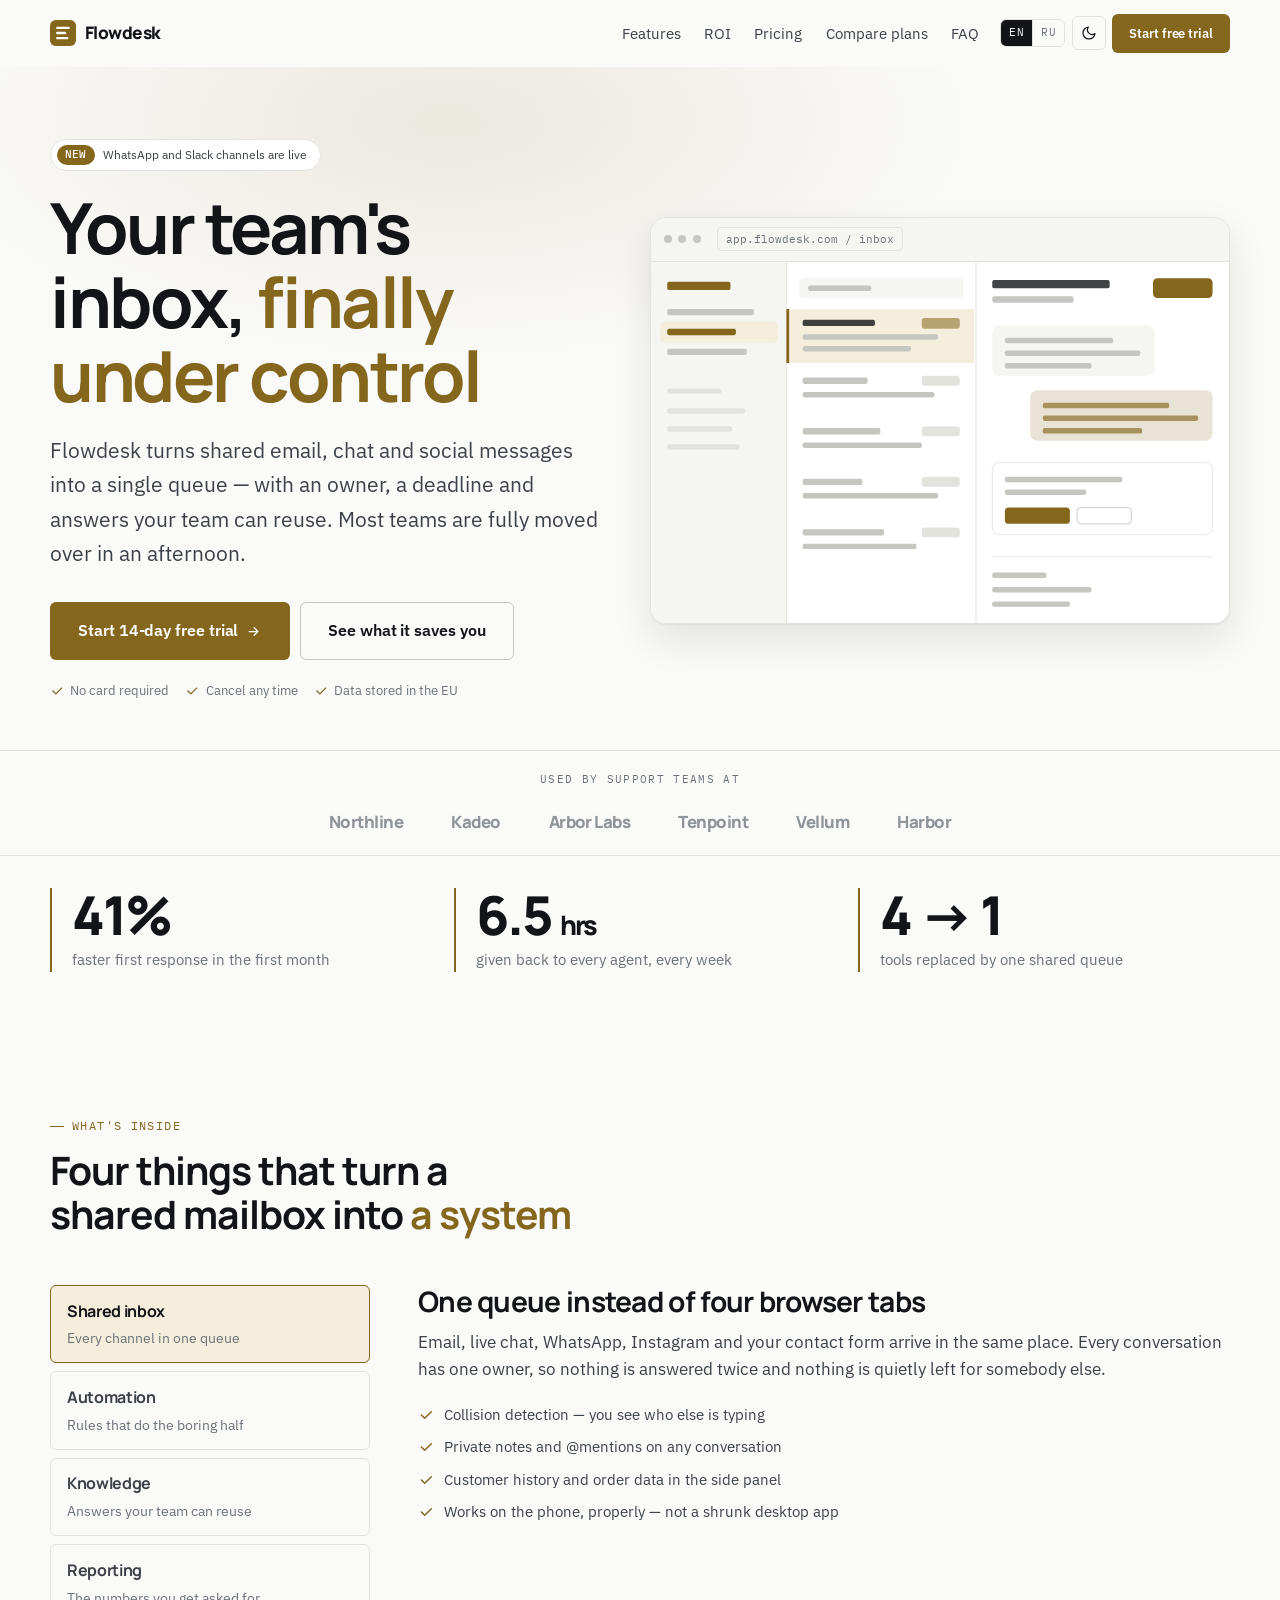
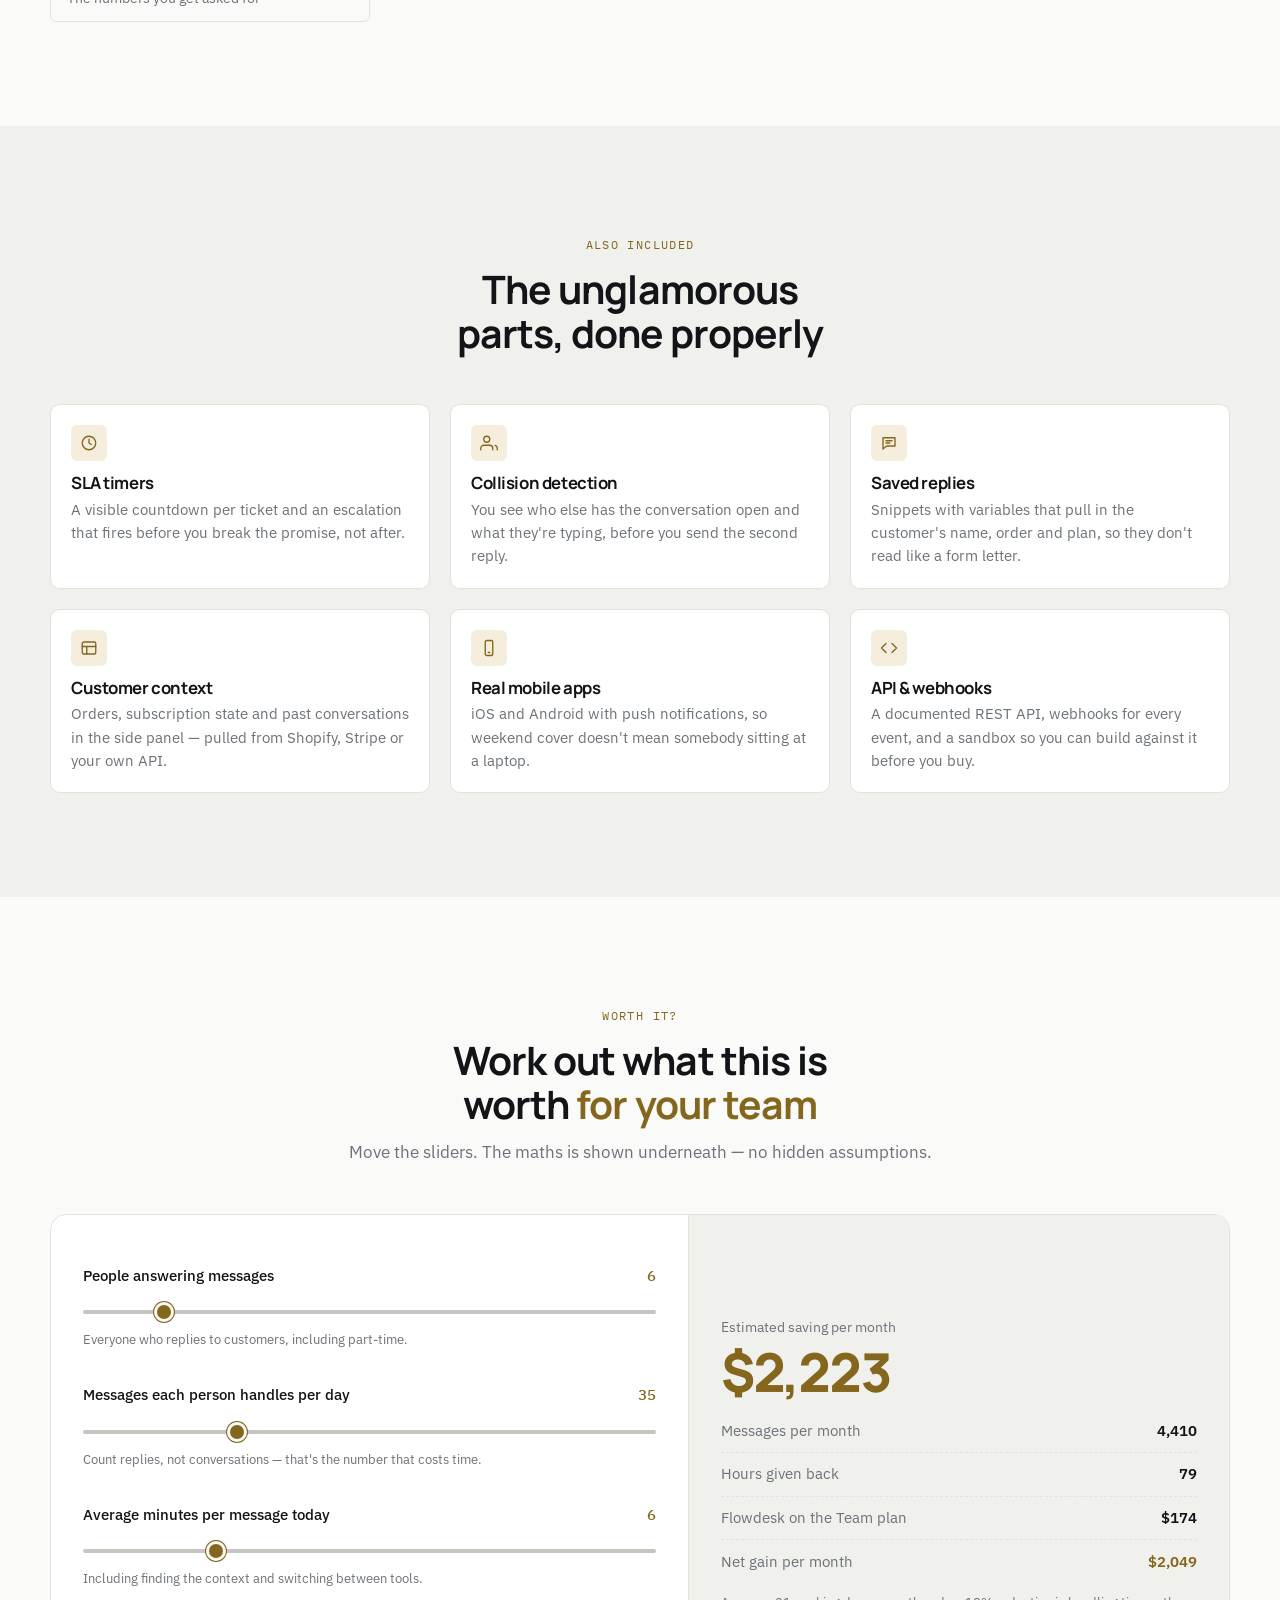
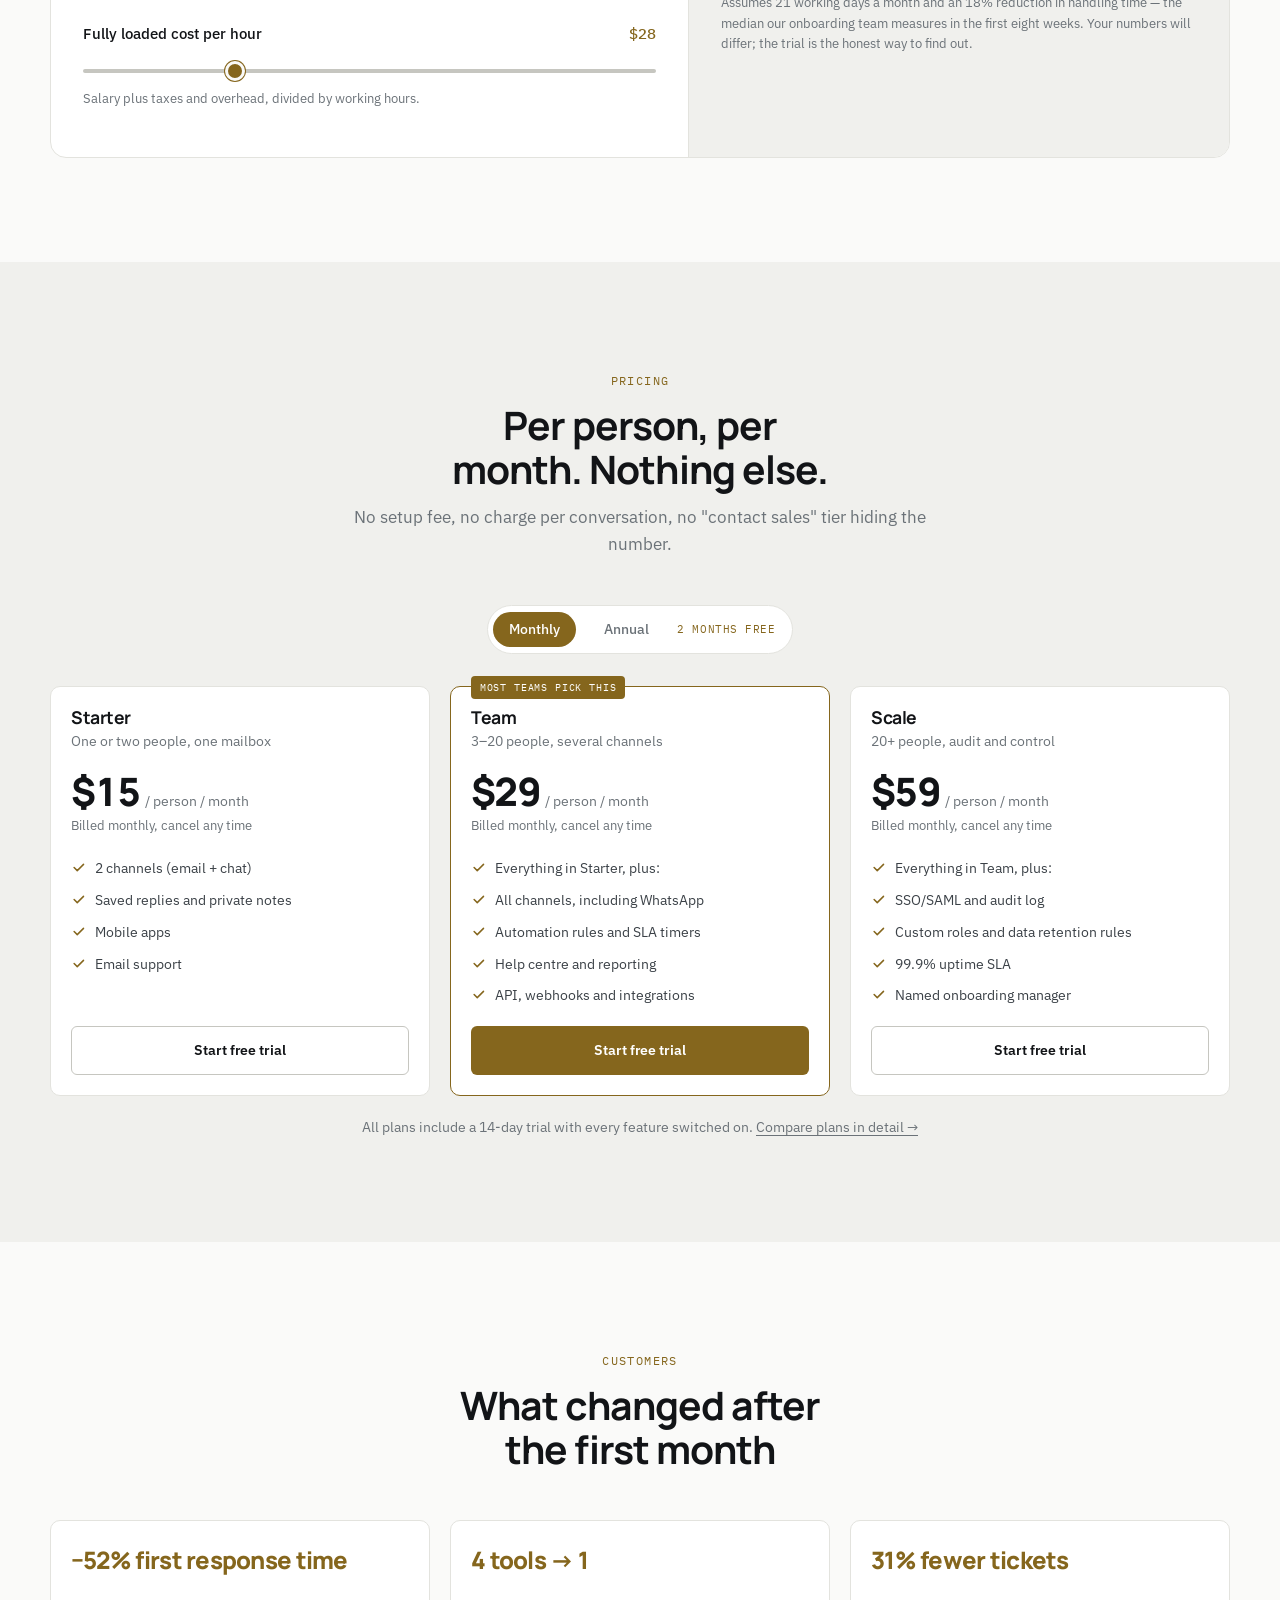
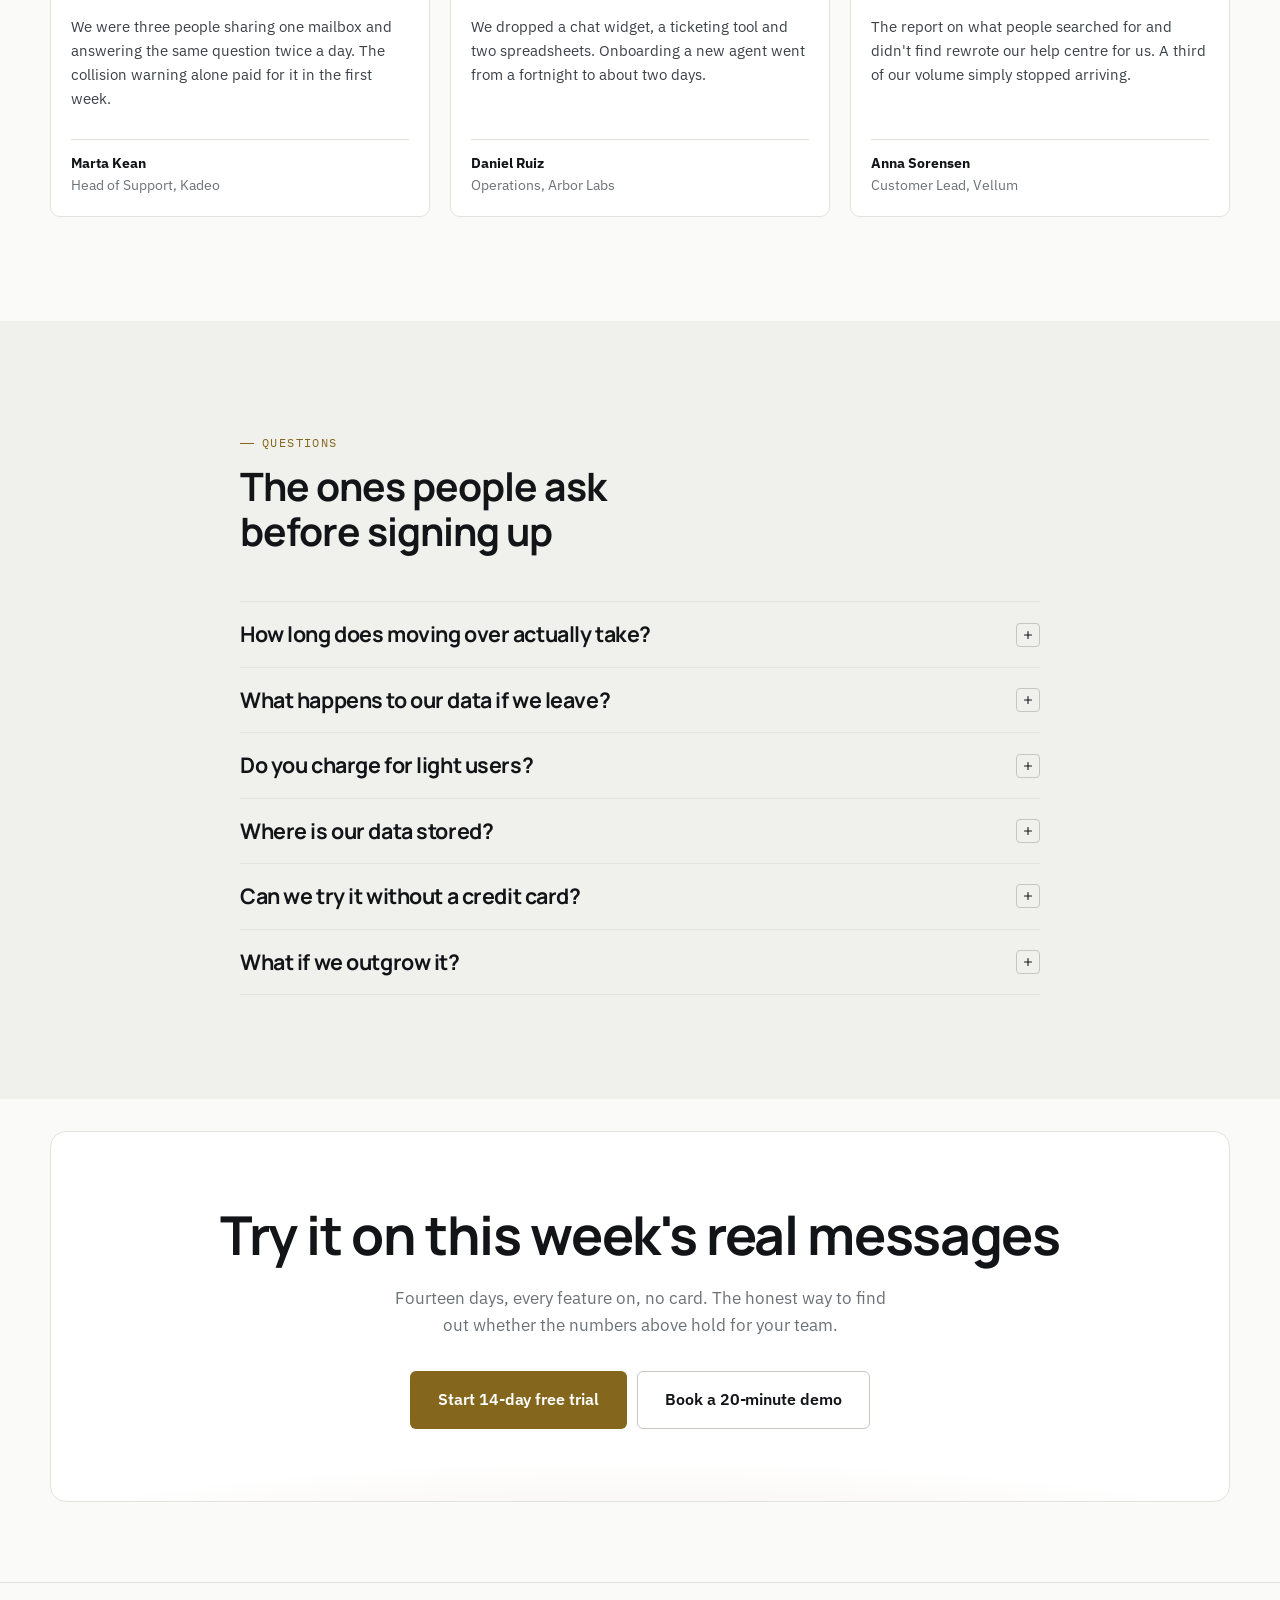
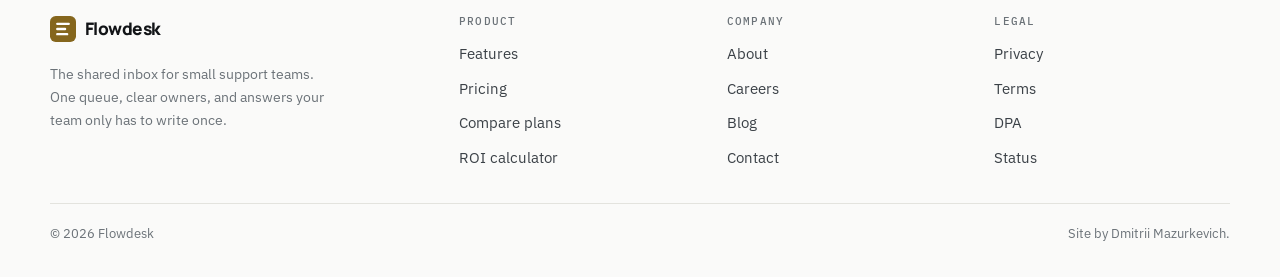
<file: index.html>
<!DOCTYPE html>
<html lang="en">
<head>
<meta charset="utf-8">
<meta name="viewport" content="width=device-width, initial-scale=1">
<title data-i18n="home.metaTitle">Flowdesk — the shared inbox small support teams actually finish</title>
<meta name="description" data-i18n-attr="content:home.metaDesc" content="Flowdesk turns shared email, chat and social messages into one queue with owners, deadlines and reusable answers. 14-day free trial, no card required.">
<meta name="theme-color" content="#0E1013" media="(prefers-color-scheme: dark)">
<meta name="theme-color" content="#FAFAF9" media="(prefers-color-scheme: light)">

<meta property="og:type" content="website">
<meta property="og:title" content="Flowdesk — the shared inbox small support teams actually finish">
<meta property="og:description" content="One queue for email, chat and social. Owners, deadlines and answers your team can reuse.">
<meta property="og:url" content="https://dmitrii-mazurkevich.github.io/saas-landing-page/">
<link rel="canonical" href="https://dmitrii-mazurkevich.github.io/saas-landing-page/">
<link rel="alternate" hreflang="en" href="https://dmitrii-mazurkevich.github.io/saas-landing-page/?lang=en">
<link rel="alternate" hreflang="ru" href="https://dmitrii-mazurkevich.github.io/saas-landing-page/?lang=ru">
<link rel="alternate" hreflang="x-default" href="https://dmitrii-mazurkevich.github.io/saas-landing-page/">

<link rel="icon" href="data:image/svg+xml,%3Csvg xmlns='http://www.w3.org/2000/svg' viewBox='0 0 100 100'%3E%3Crect width='100' height='100' rx='22' fill='%230E1013'/%3E%3Cpath d='M28 30h44M28 50h30M28 70h38' stroke='%23C9A461' stroke-width='9' stroke-linecap='round'/%3E%3C/svg%3E">

<link rel="preconnect" href="https://fonts.googleapis.com">
<link rel="preconnect" href="https://fonts.gstatic.com" crossorigin>
<link rel="stylesheet" href="https://fonts.googleapis.com/css2?family=Manrope:wght@600;700;800&family=IBM+Plex+Sans:wght@400;500;600&family=IBM+Plex+Mono:wght@400;500&display=swap">
<link rel="stylesheet" href="assets/css/main.css">

<script>
  (function () {
    var d = document.documentElement, langs = ['en', 'ru'], lang = null;
    var p = location.search.match(/[?&]lang=([a-z]{2})/i);
    if (p && langs.indexOf(p[1].toLowerCase()) > -1) lang = p[1].toLowerCase();
    if (!lang) { try { var s = localStorage.getItem('fd-lang'); if (langs.indexOf(s) > -1) lang = s; } catch (e) {} }
    if (!lang) { lang = 'en'; }
    d.setAttribute('data-lang', lang);
    if (lang !== 'en') { d.className += ' i18n-pending'; setTimeout(function () { d.classList.remove('i18n-pending'); }, 1200); }
    try { var t = localStorage.getItem('fd-theme'); if (t) d.setAttribute('data-theme', t); } catch (e) {}
  })();
</script>

<script type="application/ld+json">
{
  "@context": "https://schema.org",
  "@type": "SoftwareApplication",
  "name": "Flowdesk",
  "applicationCategory": "BusinessApplication",
  "operatingSystem": "Web, iOS, Android",
  "url": "https://dmitrii-mazurkevich.github.io/saas-landing-page/",
  "description": "Shared inbox and helpdesk for small support teams.",
  "offers": {
    "@type": "AggregateOffer",
    "priceCurrency": "USD",
    "lowPrice": "15",
    "highPrice": "59",
    "offerCount": "3"
  }
}
</script>
</head>

<body>
<a class="skip-link" href="#main" data-i18n="nav.skip">Skip to content</a>

<header class="site-header">
  <div class="container">
    <nav class="nav" aria-label="Main">
      <a class="logo" href="index.html">
        <svg class="logo__mark" viewBox="0 0 100 100" aria-hidden="true">
          <rect width="100" height="100" rx="22" fill="var(--accent)"/>
          <path d="M28 30h44M28 50h30M28 70h38" stroke="var(--accent-ink)" stroke-width="9" stroke-linecap="round"/>
        </svg>
        <span class="logo__name">Flowdesk</span>
      </a>

      <ul class="nav__list">
        <li><a href="#features" data-i18n="nav.features">Features</a></li>
        <li><a href="#calculator" data-i18n="nav.roi">ROI</a></li>
        <li><a href="#pricing" data-i18n="nav.pricing">Pricing</a></li>
        <li><a href="pricing.html" data-i18n="nav.compare">Compare plans</a></li>
        <li><a href="#faq" data-i18n="nav.faq">FAQ</a></li>
      </ul>

      <div class="nav__actions">
        <div class="lang" role="group" aria-label="Language">
          <button type="button" data-lang="en" aria-pressed="true">EN</button>
          <button type="button" data-lang="ru" aria-pressed="false">RU</button>
        </div>
        <button class="icon-btn theme-toggle" type="button" data-i18n-attr="aria-label:nav.theme" aria-label="Switch colour theme">
          <svg class="icon-sun" viewBox="0 0 24 24" fill="none" stroke="currentColor" stroke-width="1.8" stroke-linecap="round" stroke-linejoin="round" aria-hidden="true"><circle cx="12" cy="12" r="4"/><path d="M12 2v2M12 20v2M4.9 4.9l1.4 1.4M17.7 17.7l1.4 1.4M2 12h2M20 12h2M4.9 19.1l1.4-1.4M17.7 6.3l1.4-1.4"/></svg>
          <svg class="icon-moon" viewBox="0 0 24 24" fill="none" stroke="currentColor" stroke-width="1.8" stroke-linecap="round" stroke-linejoin="round" aria-hidden="true"><path d="M21 12.8A9 9 0 1 1 11.2 3a7 7 0 0 0 9.8 9.8z"/></svg>
        </button>
        <button class="icon-btn nav-toggle" type="button" aria-expanded="false" aria-controls="mobile-menu" data-i18n-attr="aria-label:nav.menu" aria-label="Open menu">
          <svg viewBox="0 0 24 24" fill="none" stroke="currentColor" stroke-width="1.8" stroke-linecap="round" aria-hidden="true"><path d="M4 7h16M4 12h16M4 17h16"/></svg>
        </button>
        <a class="btn btn--sm nav__cta" href="#pricing" data-analytics="cta_nav_trial" data-i18n="nav.trial">Start free trial</a>
      </div>
    </nav>
  </div>
</header>

<div class="mobile-menu" id="mobile-menu">
  <a href="#features" data-i18n="nav.features">Features</a>
  <a href="#calculator" data-i18n="nav.roi">ROI</a>
  <a href="#pricing" data-i18n="nav.pricing">Pricing</a>
  <a href="pricing.html" data-i18n="nav.compare">Compare plans</a>
  <a href="#faq" data-i18n="nav.faq">FAQ</a>
  <a class="btn" href="#pricing" data-analytics="cta_mobilemenu_trial" data-i18n="nav.trial">Start free trial</a>
</div>

<main id="main">

  <!-- ================= HERO ================= -->
  <section class="hero">
    <div class="container">
      <div class="hero__grid">
        <div>
          <p class="pill"><b data-i18n="hero.pillTag">New</b> <span data-i18n="hero.pillText">WhatsApp and Slack channels are live</span></p>

          <h1 class="hero__title" data-i18n-html="hero.title">Your team's inbox, <em>finally under control</em></h1>

          <p class="hero__lede" data-i18n="hero.lede">
            Flowdesk turns shared email, chat and social messages into a single queue —
            with an owner, a deadline and answers your team can reuse. Most teams are
            fully moved over in an afternoon.
          </p>

          <div class="hero__actions">
            <a class="btn btn--lg" href="#pricing" data-analytics="cta_hero_trial">
              <span data-i18n="hero.cta1">Start 14-day free trial</span>
              <svg viewBox="0 0 24 24" fill="none" stroke="currentColor" stroke-width="2" stroke-linecap="round" stroke-linejoin="round" aria-hidden="true"><path d="M5 12h14M13 6l6 6-6 6"/></svg>
            </a>
            <a class="btn btn--ghost btn--lg" href="#calculator" data-analytics="cta_hero_roi" data-i18n="hero.cta2">See what it saves you</a>
          </div>

          <p class="hero__note">
            <span>
              <svg viewBox="0 0 24 24" fill="none" stroke="currentColor" stroke-width="2.2" stroke-linecap="round" stroke-linejoin="round" aria-hidden="true"><path d="m5 12 5 5L20 7"/></svg>
              <span data-i18n="hero.note1">No card required</span>
            </span>
            <span>
              <svg viewBox="0 0 24 24" fill="none" stroke="currentColor" stroke-width="2.2" stroke-linecap="round" stroke-linejoin="round" aria-hidden="true"><path d="m5 12 5 5L20 7"/></svg>
              <span data-i18n="hero.note2">Cancel any time</span>
            </span>
            <span>
              <svg viewBox="0 0 24 24" fill="none" stroke="currentColor" stroke-width="2.2" stroke-linecap="round" stroke-linejoin="round" aria-hidden="true"><path d="m5 12 5 5L20 7"/></svg>
              <span data-i18n="hero.note3">Data stored in the EU</span>
            </span>
          </p>
        </div>

        <div class="mock reveal">
          <div class="mock__bar">
            <span class="mock__dot"></span><span class="mock__dot"></span><span class="mock__dot"></span>
            <span class="mock__tab">app.flowdesk.com / inbox</span>
          </div>
          <div class="mock__body">
            <svg viewBox="0 0 640 400" role="img" aria-label="Flowdesk shared inbox interface">
              <rect width="640" height="400" fill="var(--surface)"/>
              <!-- sidebar -->
              <rect x="0" y="0" width="150" height="400" fill="var(--surface-2)"/>
              <rect x="18" y="22" width="70" height="9" rx="2" fill="var(--accent)"/>
              <g fill="var(--line-strong)">
                <rect x="18" y="52" width="96" height="7" rx="2"/>
                <rect x="18" y="74" width="76" height="7" rx="2"/>
                <rect x="18" y="96" width="88" height="7" rx="2"/>
              </g>
              <rect x="10" y="66" width="130" height="24" rx="5" fill="var(--accent-soft)"/>
              <rect x="18" y="74" width="76" height="7" rx="2" fill="var(--accent)"/>
              <g fill="var(--line)">
                <rect x="18" y="140" width="60" height="6" rx="2"/>
                <rect x="18" y="162" width="86" height="6" rx="2"/>
                <rect x="18" y="182" width="72" height="6" rx="2"/>
                <rect x="18" y="202" width="80" height="6" rx="2"/>
              </g>
              <!-- list -->
              <rect x="150" y="0" width="210" height="400" fill="var(--surface)"/>
              <line x1="150" y1="0" x2="150" y2="400" stroke="var(--line)"/>
              <line x1="360" y1="0" x2="360" y2="400" stroke="var(--line)"/>
              <rect x="164" y="18" width="182" height="22" rx="5" fill="var(--surface-2)"/>
              <rect x="174" y="26" width="70" height="6" rx="2" fill="var(--line-strong)"/>
              <g>
                <rect x="152" y="52" width="206" height="60" fill="var(--accent-soft)"/>
                <rect x="150" y="52" width="3" height="60" fill="var(--accent)"/>
                <rect x="168" y="64" width="80" height="7" rx="2" fill="var(--ink)" opacity=".8"/>
                <rect x="168" y="80" width="150" height="6" rx="2" fill="var(--line-strong)"/>
                <rect x="168" y="93" width="120" height="6" rx="2" fill="var(--line-strong)"/>
                <rect x="300" y="62" width="42" height="12" rx="3" fill="var(--accent)" opacity=".55"/>
              </g>
              <g fill="var(--line-strong)">
                <rect x="168" y="128" width="72" height="7" rx="2"/><rect x="168" y="144" width="146" height="6" rx="2"/>
                <rect x="168" y="184" width="86" height="7" rx="2"/><rect x="168" y="200" width="132" height="6" rx="2"/>
                <rect x="168" y="240" width="66" height="7" rx="2"/><rect x="168" y="256" width="150" height="6" rx="2"/>
                <rect x="168" y="296" width="90" height="7" rx="2"/><rect x="168" y="312" width="126" height="6" rx="2"/>
              </g>
              <g fill="var(--line)">
                <rect x="300" y="126" width="42" height="11" rx="3"/>
                <rect x="300" y="182" width="42" height="11" rx="3"/>
                <rect x="300" y="238" width="42" height="11" rx="3"/>
                <rect x="300" y="294" width="42" height="11" rx="3"/>
              </g>
              <!-- conversation -->
              <rect x="378" y="20" width="130" height="9" rx="2" fill="var(--ink)" opacity=".8"/>
              <rect x="378" y="38" width="90" height="7" rx="2" fill="var(--line-strong)"/>
              <rect x="556" y="18" width="66" height="22" rx="5" fill="var(--accent)"/>
              <g>
                <rect x="378" y="70" width="180" height="56" rx="8" fill="var(--surface-2)"/>
                <rect x="392" y="84" width="120" height="6" rx="2" fill="var(--line-strong)"/>
                <rect x="392" y="98" width="150" height="6" rx="2" fill="var(--line-strong)"/>
                <rect x="392" y="112" width="96" height="6" rx="2" fill="var(--line-strong)"/>
              </g>
              <g>
                <rect x="420" y="142" width="202" height="56" rx="8" fill="var(--accent)" opacity=".18"/>
                <rect x="434" y="156" width="140" height="6" rx="2" fill="var(--accent)" opacity=".65"/>
                <rect x="434" y="170" width="172" height="6" rx="2" fill="var(--accent)" opacity=".65"/>
                <rect x="434" y="184" width="110" height="6" rx="2" fill="var(--accent)" opacity=".65"/>
              </g>
              <rect x="378" y="222" width="244" height="80" rx="8" fill="none" stroke="var(--line)"/>
              <g fill="var(--line-strong)">
                <rect x="392" y="238" width="130" height="6" rx="2"/>
                <rect x="392" y="252" width="90" height="6" rx="2"/>
              </g>
              <rect x="392" y="272" width="72" height="18" rx="4" fill="var(--accent)"/>
              <rect x="472" y="272" width="60" height="18" rx="4" fill="none" stroke="var(--line-strong)"/>
              <g fill="var(--line)">
                <rect x="378" y="326" width="244" height="1"/>
              </g>
              <g fill="var(--line-strong)">
                <rect x="378" y="344" width="60" height="6" rx="2"/>
                <rect x="378" y="360" width="110" height="6" rx="2"/>
                <rect x="378" y="376" width="86" height="6" rx="2"/>
              </g>
            </svg>
          </div>
        </div>
      </div>
    </div>
  </section>

  <!-- ================= LOGOS ================= -->
  <div class="logos">
    <div class="container">
      <p class="logos__label" data-i18n="logos.label">Used by support teams at</p>
      <div class="logos__row">
        <span>Northline</span><span>Kadeo</span><span>Arbor Labs</span>
        <span>Tenpoint</span><span>Vellum</span><span>Harbor</span>
      </div>
    </div>
  </div>

  <!-- ================= STATS ================= -->
  <section class="section--tight">
    <div class="container">
      <div class="stats">
        <div class="stat reveal">
          <div class="stat__value"><span data-count-to="41">41</span>%</div>
          <p class="stat__label" data-i18n="stat.1">faster first response in the first month</p>
        </div>
        <div class="stat reveal">
          <div class="stat__value"><span data-count-to="6">6</span>.5 <span style="font-size:.5em" data-i18n="stat.hrs">hrs</span></div>
          <p class="stat__label" data-i18n="stat.2">given back to every agent, every week</p>
        </div>
        <div class="stat reveal">
          <div class="stat__value"><span data-count-to="4">4</span> → 1</div>
          <p class="stat__label" data-i18n="stat.3">tools replaced by one shared queue</p>
        </div>
      </div>
    </div>
  </section>

  <!-- ================= FEATURE TABS ================= -->
  <section class="section" id="features">
    <div class="container">
      <div class="section-head reveal">
        <p class="eyebrow" data-i18n="feat.eyebrow">What's inside</p>
        <h2 class="section-title" data-i18n-html="feat.title">Four things that turn a shared mailbox into <em>a system</em></h2>
      </div>

      <div class="tabs">
        <div class="tablist" role="tablist" data-i18n-attr="aria-label:feat.eyebrow" aria-label="Features">
          <button class="tab" role="tab" id="tab-1" aria-controls="panel-1" aria-selected="true" type="button">
            <span class="tab__title" data-i18n="feat.t1">Shared inbox</span>
            <span class="tab__sub" data-i18n="feat.s1">Every channel in one queue</span>
          </button>
          <button class="tab" role="tab" id="tab-2" aria-controls="panel-2" aria-selected="false" type="button" tabindex="-1">
            <span class="tab__title" data-i18n="feat.t2">Automation</span>
            <span class="tab__sub" data-i18n="feat.s2">Rules that do the boring half</span>
          </button>
          <button class="tab" role="tab" id="tab-3" aria-controls="panel-3" aria-selected="false" type="button" tabindex="-1">
            <span class="tab__title" data-i18n="feat.t3">Knowledge</span>
            <span class="tab__sub" data-i18n="feat.s3">Answers your team can reuse</span>
          </button>
          <button class="tab" role="tab" id="tab-4" aria-controls="panel-4" aria-selected="false" type="button" tabindex="-1">
            <span class="tab__title" data-i18n="feat.t4">Reporting</span>
            <span class="tab__sub" data-i18n="feat.s4">The numbers you get asked for</span>
          </button>
        </div>

        <div>
          <div class="tabpanel is-active" role="tabpanel" id="panel-1" aria-labelledby="tab-1" tabindex="0">
            <h3 data-i18n="feat.h1">One queue instead of four browser tabs</h3>
            <p data-i18n="feat.p1">
              Email, live chat, WhatsApp, Instagram and your contact form arrive in the same
              place. Every conversation has one owner, so nothing is answered twice and nothing
              is quietly left for somebody else.
            </p>
            <ul class="tabpanel__list">
              <li><svg viewBox="0 0 24 24" fill="none" stroke="currentColor" stroke-width="2.2" stroke-linecap="round" stroke-linejoin="round" aria-hidden="true"><path d="m5 12 5 5L20 7"/></svg><span data-i18n="feat.l1a">Collision detection — you see who else is typing</span></li>
              <li><svg viewBox="0 0 24 24" fill="none" stroke="currentColor" stroke-width="2.2" stroke-linecap="round" stroke-linejoin="round" aria-hidden="true"><path d="m5 12 5 5L20 7"/></svg><span data-i18n="feat.l1b">Private notes and @mentions on any conversation</span></li>
              <li><svg viewBox="0 0 24 24" fill="none" stroke="currentColor" stroke-width="2.2" stroke-linecap="round" stroke-linejoin="round" aria-hidden="true"><path d="m5 12 5 5L20 7"/></svg><span data-i18n="feat.l1c">Customer history and order data in the side panel</span></li>
              <li><svg viewBox="0 0 24 24" fill="none" stroke="currentColor" stroke-width="2.2" stroke-linecap="round" stroke-linejoin="round" aria-hidden="true"><path d="m5 12 5 5L20 7"/></svg><span data-i18n="feat.l1d">Works on the phone, properly — not a shrunk desktop app</span></li>
            </ul>
          </div>

          <div class="tabpanel" role="tabpanel" id="panel-2" aria-labelledby="tab-2" tabindex="0" hidden>
            <h3 data-i18n="feat.h2">Rules instead of reminders in your head</h3>
            <p data-i18n="feat.p2">
              Route by keyword, language or customer plan. Escalate anything untouched for four
              hours. Close the "thanks!" replies automatically. You write the rule once in plain
              language and stop thinking about that category of work.
            </p>
            <ul class="tabpanel__list">
              <li><svg viewBox="0 0 24 24" fill="none" stroke="currentColor" stroke-width="2.2" stroke-linecap="round" stroke-linejoin="round" aria-hidden="true"><path d="m5 12 5 5L20 7"/></svg><span data-i18n="feat.l2a">SLA timers with a visible countdown on every ticket</span></li>
              <li><svg viewBox="0 0 24 24" fill="none" stroke="currentColor" stroke-width="2.2" stroke-linecap="round" stroke-linejoin="round" aria-hidden="true"><path d="m5 12 5 5L20 7"/></svg><span data-i18n="feat.l2b">Round-robin assignment that respects working hours</span></li>
              <li><svg viewBox="0 0 24 24" fill="none" stroke="currentColor" stroke-width="2.2" stroke-linecap="round" stroke-linejoin="round" aria-hidden="true"><path d="m5 12 5 5L20 7"/></svg><span data-i18n="feat.l2c">Auto-replies that say when a real answer is coming</span></li>
              <li><svg viewBox="0 0 24 24" fill="none" stroke="currentColor" stroke-width="2.2" stroke-linecap="round" stroke-linejoin="round" aria-hidden="true"><path d="m5 12 5 5L20 7"/></svg><span data-i18n="feat.l2d">Webhooks and a REST API for anything unusual</span></li>
            </ul>
          </div>

          <div class="tabpanel" role="tabpanel" id="panel-3" aria-labelledby="tab-3" tabindex="0" hidden>
            <h3 data-i18n="feat.h3">Write the answer once</h3>
            <p data-i18n="feat.p3">
              Saved replies with variables, an internal wiki and a public help centre that share
              the same source. Update the refund policy in one place and it changes everywhere,
              including the article your customers read at 2am.
            </p>
            <ul class="tabpanel__list">
              <li><svg viewBox="0 0 24 24" fill="none" stroke="currentColor" stroke-width="2.2" stroke-linecap="round" stroke-linejoin="round" aria-hidden="true"><path d="m5 12 5 5L20 7"/></svg><span data-i18n="feat.l3a">Saved replies suggested as you type</span></li>
              <li><svg viewBox="0 0 24 24" fill="none" stroke="currentColor" stroke-width="2.2" stroke-linecap="round" stroke-linejoin="round" aria-hidden="true"><path d="m5 12 5 5L20 7"/></svg><span data-i18n="feat.l3b">Public help centre on your own domain</span></li>
              <li><svg viewBox="0 0 24 24" fill="none" stroke="currentColor" stroke-width="2.2" stroke-linecap="round" stroke-linejoin="round" aria-hidden="true"><path d="m5 12 5 5L20 7"/></svg><span data-i18n="feat.l3c">Multilingual articles with a language switcher</span></li>
              <li><svg viewBox="0 0 24 24" fill="none" stroke="currentColor" stroke-width="2.2" stroke-linecap="round" stroke-linejoin="round" aria-hidden="true"><path d="m5 12 5 5L20 7"/></svg><span data-i18n="feat.l3d">A report of what people searched for and didn't find</span></li>
            </ul>
          </div>

          <div class="tabpanel" role="tabpanel" id="panel-4" aria-labelledby="tab-4" tabindex="0" hidden>
            <h3 data-i18n="feat.h4">Numbers you can defend in a meeting</h3>
            <p data-i18n="feat.p4">
              First response time, resolution time, backlog age, satisfaction, and volume by
              channel and by topic. Filter by team or by person, export to CSV, or have the
              weekly summary land in Slack on Monday morning.
            </p>
            <ul class="tabpanel__list">
              <li><svg viewBox="0 0 24 24" fill="none" stroke="currentColor" stroke-width="2.2" stroke-linecap="round" stroke-linejoin="round" aria-hidden="true"><path d="m5 12 5 5L20 7"/></svg><span data-i18n="feat.l4a">Live dashboard that doesn't need refreshing</span></li>
              <li><svg viewBox="0 0 24 24" fill="none" stroke="currentColor" stroke-width="2.2" stroke-linecap="round" stroke-linejoin="round" aria-hidden="true"><path d="m5 12 5 5L20 7"/></svg><span data-i18n="feat.l4b">CSAT collected in the reply, not in a separate email</span></li>
              <li><svg viewBox="0 0 24 24" fill="none" stroke="currentColor" stroke-width="2.2" stroke-linecap="round" stroke-linejoin="round" aria-hidden="true"><path d="m5 12 5 5L20 7"/></svg><span data-i18n="feat.l4c">Topic clustering that shows what to fix in the product</span></li>
              <li><svg viewBox="0 0 24 24" fill="none" stroke="currentColor" stroke-width="2.2" stroke-linecap="round" stroke-linejoin="round" aria-hidden="true"><path d="m5 12 5 5L20 7"/></svg><span data-i18n="feat.l4d">Scheduled reports by email or Slack</span></li>
            </ul>
          </div>
        </div>
      </div>
    </div>
  </section>

  <!-- ================= FEATURE GRID ================= -->
  <section class="section section--alt">
    <div class="container">
      <div class="section-head section-head--center reveal">
        <p class="eyebrow" data-i18n="grid.eyebrow">Also included</p>
        <h2 class="section-title" data-i18n="grid.title">The unglamorous parts, done properly</h2>
      </div>

      <div class="grid grid--3">
        <article class="feature reveal">
          <span class="feature__icon"><svg viewBox="0 0 24 24" fill="none" stroke="currentColor" stroke-width="1.8" stroke-linecap="round" stroke-linejoin="round" aria-hidden="true"><circle cx="12" cy="12" r="9"/><path d="M12 7v5l3 2"/></svg></span>
          <h3 data-i18n="grid.1t">SLA timers</h3>
          <p data-i18n="grid.1d">A visible countdown per ticket and an escalation that fires before you break the promise, not after.</p>
        </article>
        <article class="feature reveal">
          <span class="feature__icon"><svg viewBox="0 0 24 24" fill="none" stroke="currentColor" stroke-width="1.8" stroke-linecap="round" stroke-linejoin="round" aria-hidden="true"><path d="M17 21v-2a4 4 0 0 0-4-4H5a4 4 0 0 0-4 4v2"/><circle cx="9" cy="7" r="4"/><path d="M23 21v-2a4 4 0 0 0-3-3.9"/></svg></span>
          <h3 data-i18n="grid.2t">Collision detection</h3>
          <p data-i18n="grid.2d">You see who else has the conversation open and what they're typing, before you send the second reply.</p>
        </article>
        <article class="feature reveal">
          <span class="feature__icon"><svg viewBox="0 0 24 24" fill="none" stroke="currentColor" stroke-width="1.8" stroke-linecap="round" stroke-linejoin="round" aria-hidden="true"><path d="M4 5h16v11H9l-5 4z"/><path d="M8 9h8M8 12h5"/></svg></span>
          <h3 data-i18n="grid.3t">Saved replies</h3>
          <p data-i18n="grid.3d">Snippets with variables that pull in the customer's name, order and plan, so they don't read like a form letter.</p>
        </article>
        <article class="feature reveal">
          <span class="feature__icon"><svg viewBox="0 0 24 24" fill="none" stroke="currentColor" stroke-width="1.8" stroke-linecap="round" stroke-linejoin="round" aria-hidden="true"><rect x="3" y="4" width="18" height="16" rx="2"/><path d="M3 10h18M9 20V10"/></svg></span>
          <h3 data-i18n="grid.4t">Customer context</h3>
          <p data-i18n="grid.4d">Orders, subscription state and past conversations in the side panel — pulled from Shopify, Stripe or your own API.</p>
        </article>
        <article class="feature reveal">
          <span class="feature__icon"><svg viewBox="0 0 24 24" fill="none" stroke="currentColor" stroke-width="1.8" stroke-linecap="round" stroke-linejoin="round" aria-hidden="true"><rect x="7" y="2" width="10" height="20" rx="2"/><path d="M11 18h2"/></svg></span>
          <h3 data-i18n="grid.5t">Real mobile apps</h3>
          <p data-i18n="grid.5d">iOS and Android with push notifications, so weekend cover doesn't mean somebody sitting at a laptop.</p>
        </article>
        <article class="feature reveal">
          <span class="feature__icon"><svg viewBox="0 0 24 24" fill="none" stroke="currentColor" stroke-width="1.8" stroke-linecap="round" stroke-linejoin="round" aria-hidden="true"><path d="m8 6-6 6 6 6M16 6l6 6-6 6"/></svg></span>
          <h3 data-i18n="grid.6t">API &amp; webhooks</h3>
          <p data-i18n="grid.6d">A documented REST API, webhooks for every event, and a sandbox so you can build against it before you buy.</p>
        </article>
      </div>
    </div>
  </section>

  <!-- ================= ROI CALCULATOR ================= -->
  <section class="section" id="calculator">
    <div class="container">
      <div class="section-head section-head--center reveal">
        <p class="eyebrow" data-i18n="calc.eyebrow">Worth it?</p>
        <h2 class="section-title" data-i18n-html="calc.title">Work out what this is worth <em>for your team</em></h2>
        <p class="section-lede" data-i18n="calc.lede">
          Move the sliders. The maths is shown underneath — no hidden assumptions.
        </p>
      </div>

      <div class="calc reveal">
        <div class="calc__grid">
          <div class="calc__inputs">
            <div class="calc__field">
              <label class="calc__label" for="agents">
                <span data-i18n="calc.agents">People answering messages</span>
                <span class="calc__value" id="agents-out">6</span>
              </label>
              <input type="range" id="agents" min="1" max="40" step="1" value="6">
              <p class="calc__hint" data-i18n="calc.agentsHint">Everyone who replies to customers, including part-time.</p>
            </div>

            <div class="calc__field">
              <label class="calc__label" for="tickets">
                <span data-i18n="calc.tickets">Messages each person handles per day</span>
                <span class="calc__value" id="tickets-out">35</span>
              </label>
              <input type="range" id="tickets" min="5" max="120" step="5" value="35">
              <p class="calc__hint" data-i18n="calc.ticketsHint">Count replies, not conversations — that's the number that costs time.</p>
            </div>

            <div class="calc__field">
              <label class="calc__label" for="handling">
                <span data-i18n="calc.handling">Average minutes per message today</span>
                <span class="calc__value" id="handling-out">6</span>
              </label>
              <input type="range" id="handling" min="2" max="20" step="1" value="6">
              <p class="calc__hint" data-i18n="calc.handlingHint">Including finding the context and switching between tools.</p>
            </div>

            <div class="calc__field">
              <label class="calc__label" for="rate">
                <span data-i18n="calc.rate">Fully loaded cost per hour</span>
                <span class="calc__value" id="rate-out">$28</span>
              </label>
              <input type="range" id="rate" min="10" max="80" step="1" value="28">
              <p class="calc__hint" data-i18n="calc.rateHint">Salary plus taxes and overhead, divided by working hours.</p>
            </div>
          </div>

          <div class="calc__out">
            <div>
              <p class="muted" style="font-size:.85rem;margin-bottom:.4rem" data-i18n="calc.outLabel">Estimated saving per month</p>
              <p class="calc__big" id="saving-out">$2,223</p>
            </div>

            <ul class="calc__rows">
              <li><span data-i18n="calc.rowMessages">Messages per month</span><b id="messages-out">4,410</b></li>
              <li><span data-i18n="calc.rowHours">Hours given back</span><b id="hours-out">79</b></li>
              <li><span data-i18n="calc.rowCost">Flowdesk on the Team plan</span><b id="cost-out">$174</b></li>
              <li><span data-i18n="calc.rowNet">Net gain per month</span><b id="net-out">$2,049</b></li>
            </ul>

            <p class="calc__disclaimer" data-i18n="calc.disclaimer">
              Assumes 21 working days a month and an 18% reduction in handling time — the median
              our onboarding team measures in the first eight weeks. Your numbers will differ;
              the trial is the honest way to find out.
            </p>
          </div>
        </div>
      </div>
    </div>
  </section>

  <!-- ================= PRICING ================= -->
  <section class="section section--alt" id="pricing">
    <div class="container">
      <div class="section-head section-head--center reveal">
        <p class="eyebrow" data-i18n="price.eyebrow">Pricing</p>
        <h2 class="section-title" data-i18n="price.title">Per person, per month. Nothing else.</h2>
        <p class="section-lede" data-i18n="price.lede">
          No setup fee, no charge per conversation, no "contact sales" tier hiding the number.
        </p>
      </div>

      <div class="text-center">
        <div class="billing" role="group" data-i18n-attr="aria-label:price.billing" aria-label="Billing period">
          <button type="button" data-billing="monthly" aria-pressed="true" data-i18n="price.monthly">Monthly</button>
          <button type="button" data-billing="annual" aria-pressed="false" data-i18n="price.annual">Annual</button>
          <span class="save" data-i18n="price.save">2 months free</span>
        </div>
      </div>

      <div class="plans">
        <article class="plan reveal">
          <h3 class="plan__name" data-i18n="price.p1n">Starter</h3>
          <p class="plan__for" data-i18n="price.p1f">One or two people, one mailbox</p>
          <p class="plan__price">
            <span class="plan__amount" data-price data-monthly="15" data-annual="12">$15</span>
            <span class="plan__per" data-i18n="price.per">/ person / month</span>
          </p>
          <p class="plan__billed" data-billed-note></p>
          <ul class="plan__list">
            <li><svg viewBox="0 0 24 24" fill="none" stroke="currentColor" stroke-width="2.4" stroke-linecap="round" stroke-linejoin="round" aria-hidden="true"><path d="m5 12 5 5L20 7"/></svg><span data-i18n="price.p1a">2 channels (email + chat)</span></li>
            <li><svg viewBox="0 0 24 24" fill="none" stroke="currentColor" stroke-width="2.4" stroke-linecap="round" stroke-linejoin="round" aria-hidden="true"><path d="m5 12 5 5L20 7"/></svg><span data-i18n="price.p1b">Saved replies and private notes</span></li>
            <li><svg viewBox="0 0 24 24" fill="none" stroke="currentColor" stroke-width="2.4" stroke-linecap="round" stroke-linejoin="round" aria-hidden="true"><path d="m5 12 5 5L20 7"/></svg><span data-i18n="price.p1c">Mobile apps</span></li>
            <li><svg viewBox="0 0 24 24" fill="none" stroke="currentColor" stroke-width="2.4" stroke-linecap="round" stroke-linejoin="round" aria-hidden="true"><path d="m5 12 5 5L20 7"/></svg><span data-i18n="price.p1d">Email support</span></li>
          </ul>
          <a class="btn btn--ghost btn--block" href="#" data-analytics="cta_plan_starter" data-i18n="price.startTrial">Start free trial</a>
        </article>

        <article class="plan plan--featured reveal">
          <span class="plan__badge" data-i18n="price.popular">Most teams pick this</span>
          <h3 class="plan__name" data-i18n="price.p2n">Team</h3>
          <p class="plan__for" data-i18n="price.p2f">3–20 people, several channels</p>
          <p class="plan__price">
            <span class="plan__amount" data-price data-monthly="29" data-annual="24">$29</span>
            <span class="plan__per" data-i18n="price.per">/ person / month</span>
          </p>
          <p class="plan__billed" data-billed-note></p>
          <ul class="plan__list">
            <li><svg viewBox="0 0 24 24" fill="none" stroke="currentColor" stroke-width="2.4" stroke-linecap="round" stroke-linejoin="round" aria-hidden="true"><path d="m5 12 5 5L20 7"/></svg><span data-i18n="price.p2a">Everything in Starter, plus:</span></li>
            <li><svg viewBox="0 0 24 24" fill="none" stroke="currentColor" stroke-width="2.4" stroke-linecap="round" stroke-linejoin="round" aria-hidden="true"><path d="m5 12 5 5L20 7"/></svg><span data-i18n="price.p2b">All channels, including WhatsApp</span></li>
            <li><svg viewBox="0 0 24 24" fill="none" stroke="currentColor" stroke-width="2.4" stroke-linecap="round" stroke-linejoin="round" aria-hidden="true"><path d="m5 12 5 5L20 7"/></svg><span data-i18n="price.p2c">Automation rules and SLA timers</span></li>
            <li><svg viewBox="0 0 24 24" fill="none" stroke="currentColor" stroke-width="2.4" stroke-linecap="round" stroke-linejoin="round" aria-hidden="true"><path d="m5 12 5 5L20 7"/></svg><span data-i18n="price.p2d">Help centre and reporting</span></li>
            <li><svg viewBox="0 0 24 24" fill="none" stroke="currentColor" stroke-width="2.4" stroke-linecap="round" stroke-linejoin="round" aria-hidden="true"><path d="m5 12 5 5L20 7"/></svg><span data-i18n="price.p2e">API, webhooks and integrations</span></li>
          </ul>
          <a class="btn btn--block" href="#" data-analytics="cta_plan_team" data-i18n="price.startTrial">Start free trial</a>
        </article>

        <article class="plan reveal">
          <h3 class="plan__name" data-i18n="price.p3n">Scale</h3>
          <p class="plan__for" data-i18n="price.p3f">20+ people, audit and control</p>
          <p class="plan__price">
            <span class="plan__amount" data-price data-monthly="59" data-annual="49">$59</span>
            <span class="plan__per" data-i18n="price.per">/ person / month</span>
          </p>
          <p class="plan__billed" data-billed-note></p>
          <ul class="plan__list">
            <li><svg viewBox="0 0 24 24" fill="none" stroke="currentColor" stroke-width="2.4" stroke-linecap="round" stroke-linejoin="round" aria-hidden="true"><path d="m5 12 5 5L20 7"/></svg><span data-i18n="price.p3a">Everything in Team, plus:</span></li>
            <li><svg viewBox="0 0 24 24" fill="none" stroke="currentColor" stroke-width="2.4" stroke-linecap="round" stroke-linejoin="round" aria-hidden="true"><path d="m5 12 5 5L20 7"/></svg><span data-i18n="price.p3b">SSO/SAML and audit log</span></li>
            <li><svg viewBox="0 0 24 24" fill="none" stroke="currentColor" stroke-width="2.4" stroke-linecap="round" stroke-linejoin="round" aria-hidden="true"><path d="m5 12 5 5L20 7"/></svg><span data-i18n="price.p3c">Custom roles and data retention rules</span></li>
            <li><svg viewBox="0 0 24 24" fill="none" stroke="currentColor" stroke-width="2.4" stroke-linecap="round" stroke-linejoin="round" aria-hidden="true"><path d="m5 12 5 5L20 7"/></svg><span data-i18n="price.p3d">99.9% uptime SLA</span></li>
            <li><svg viewBox="0 0 24 24" fill="none" stroke="currentColor" stroke-width="2.4" stroke-linecap="round" stroke-linejoin="round" aria-hidden="true"><path d="m5 12 5 5L20 7"/></svg><span data-i18n="price.p3e">Named onboarding manager</span></li>
          </ul>
          <a class="btn btn--ghost btn--block" href="#" data-analytics="cta_plan_scale" data-i18n="price.startTrial">Start free trial</a>
        </article>
      </div>

      <p class="text-center muted mt-3" style="font-size:.87rem">
        <span data-i18n="price.footnote">All plans include a 14-day trial with every feature switched on.</span>
        <a href="pricing.html" data-i18n="price.compareLink">Compare plans in detail →</a>
      </p>
    </div>
  </section>

  <!-- ================= QUOTES ================= -->
  <section class="section">
    <div class="container">
      <div class="section-head section-head--center reveal">
        <p class="eyebrow" data-i18n="quote.eyebrow">Customers</p>
        <h2 class="section-title" data-i18n="quote.title">What changed after the first month</h2>
      </div>

      <div class="quotes">
        <article class="quote reveal">
          <p class="quote__metric" data-i18n="quote.1m">−52% first response time</p>
          <p class="quote__text" data-i18n="quote.1t">We were three people sharing one mailbox and answering the same question twice a day. The collision warning alone paid for it in the first week.</p>
          <p class="quote__who"><b>Marta Kean</b><span data-i18n="quote.1w">Head of Support, Kadeo</span></p>
        </article>
        <article class="quote reveal">
          <p class="quote__metric" data-i18n="quote.2m">4 tools → 1</p>
          <p class="quote__text" data-i18n="quote.2t">We dropped a chat widget, a ticketing tool and two spreadsheets. Onboarding a new agent went from a fortnight to about two days.</p>
          <p class="quote__who"><b>Daniel Ruiz</b><span data-i18n="quote.2w">Operations, Arbor Labs</span></p>
        </article>
        <article class="quote reveal">
          <p class="quote__metric" data-i18n="quote.3m">31% fewer tickets</p>
          <p class="quote__text" data-i18n="quote.3t">The report on what people searched for and didn't find rewrote our help centre for us. A third of our volume simply stopped arriving.</p>
          <p class="quote__who"><b>Anna Sorensen</b><span data-i18n="quote.3w">Customer Lead, Vellum</span></p>
        </article>
      </div>
    </div>
  </section>

  <!-- ================= FAQ ================= -->
  <section class="section section--alt" id="faq">
    <div class="container container--narrow">
      <div class="section-head reveal">
        <p class="eyebrow" data-i18n="faq.eyebrow">Questions</p>
        <h2 class="section-title" data-i18n="faq.title">The ones people ask before signing up</h2>
      </div>

      <div class="faq">
        <div class="faq__item">
          <h3><button class="faq__q" type="button" aria-expanded="false" aria-controls="faq-1">
            <span data-i18n="faq.1q">How long does moving over actually take?</span>
            <span class="faq__icon" aria-hidden="true"><svg viewBox="0 0 24 24" fill="none" stroke="currentColor" stroke-width="2.2" stroke-linecap="round"><path d="M12 5v14M5 12h14"/></svg></span>
          </button></h3>
          <div class="faq__a" id="faq-1"><div><p data-i18n="faq.1a">
            Connecting a mailbox takes about ten minutes. Importing history from Gmail, Outlook,
            Zendesk, Help Scout or Front is a background job that usually finishes within a day.
            Most teams are answering from Flowdesk the same afternoon and keep the old inbox
            forwarding for a fortnight as a safety net.
          </p></div></div>
        </div>

        <div class="faq__item">
          <h3><button class="faq__q" type="button" aria-expanded="false" aria-controls="faq-2">
            <span data-i18n="faq.2q">What happens to our data if we leave?</span>
            <span class="faq__icon" aria-hidden="true"><svg viewBox="0 0 24 24" fill="none" stroke="currentColor" stroke-width="2.2" stroke-linecap="round"><path d="M12 5v14M5 12h14"/></svg></span>
          </button></h3>
          <div class="faq__a" id="faq-2"><div><p data-i18n="faq.2a">
            You export everything — conversations, contacts, help centre articles — as JSON or
            CSV, from a button in settings, at any time, on any plan. We don't hold your history
            hostage, and there's no charge for the export.
          </p></div></div>
        </div>

        <div class="faq__item">
          <h3><button class="faq__q" type="button" aria-expanded="false" aria-controls="faq-3">
            <span data-i18n="faq.3q">Do you charge for light users?</span>
            <span class="faq__icon" aria-hidden="true"><svg viewBox="0 0 24 24" fill="none" stroke="currentColor" stroke-width="2.2" stroke-linecap="round"><path d="M12 5v14M5 12h14"/></svg></span>
          </button></h3>
          <div class="faq__a" id="faq-3"><div><p data-i18n="faq.3a">
            No. People who only leave private notes or read conversations are free, on every
            plan. You pay for the people who actually reply to customers. Developers and managers
            who dip in occasionally cost you nothing.
          </p></div></div>
        </div>

        <div class="faq__item">
          <h3><button class="faq__q" type="button" aria-expanded="false" aria-controls="faq-4">
            <span data-i18n="faq.4q">Where is our data stored?</span>
            <span class="faq__icon" aria-hidden="true"><svg viewBox="0 0 24 24" fill="none" stroke="currentColor" stroke-width="2.2" stroke-linecap="round"><path d="M12 5v14M5 12h14"/></svg></span>
          </button></h3>
          <div class="faq__a" id="faq-4"><div><p data-i18n="faq.4a">
            In Frankfurt by default, with a US region available on the Scale plan. Encrypted in
            transit and at rest, GDPR-compliant, with a data processing agreement you can sign
            from the settings page rather than by emailing a lawyer.
          </p></div></div>
        </div>

        <div class="faq__item">
          <h3><button class="faq__q" type="button" aria-expanded="false" aria-controls="faq-5">
            <span data-i18n="faq.5q">Can we try it without a credit card?</span>
            <span class="faq__icon" aria-hidden="true"><svg viewBox="0 0 24 24" fill="none" stroke="currentColor" stroke-width="2.2" stroke-linecap="round"><path d="M12 5v14M5 12h14"/></svg></span>
          </button></h3>
          <div class="faq__a" id="faq-5"><div><p data-i18n="faq.5a">
            Yes — fourteen days, every feature switched on, no card. If you don't add one at the
            end, the account pauses rather than deletes, and your data stays available for
            ninety days in case you come back.
          </p></div></div>
        </div>

        <div class="faq__item">
          <h3><button class="faq__q" type="button" aria-expanded="false" aria-controls="faq-6">
            <span data-i18n="faq.6q">What if we outgrow it?</span>
            <span class="faq__icon" aria-hidden="true"><svg viewBox="0 0 24 24" fill="none" stroke="currentColor" stroke-width="2.2" stroke-linecap="round"><path d="M12 5v14M5 12h14"/></svg></span>
          </button></h3>
          <div class="faq__a" id="faq-6"><div><p data-i18n="faq.6a">
            Flowdesk is built for teams up to roughly fifty agents. Past that you'll want
            something with workforce management and deep routing, and we'll say so rather than
            sell you a plan that doesn't fit. The export makes leaving straightforward.
          </p></div></div>
        </div>
      </div>
    </div>
  </section>

  <!-- ================= CTA ================= -->
  <section class="section--tight">
    <div class="container">
      <div class="cta reveal">
        <h2 data-i18n="cta.title">Try it on this week's real messages</h2>
        <p data-i18n="cta.lede">
          Fourteen days, every feature on, no card. The honest way to find out whether the
          numbers above hold for your team.
        </p>
        <div class="center-actions">
          <a class="btn btn--lg" href="#" data-analytics="cta_footer_trial" data-i18n="hero.cta1">Start 14-day free trial</a>
          <a class="btn btn--ghost btn--lg" href="#" data-analytics="cta_footer_demo" data-i18n="cta.demo">Book a 20-minute demo</a>
        </div>
      </div>
    </div>
  </section>

</main>

<footer class="site-footer">
  <div class="container">
    <div class="footer__grid">
      <div>
        <a class="logo" href="index.html">
          <svg class="logo__mark" viewBox="0 0 100 100" aria-hidden="true">
            <rect width="100" height="100" rx="22" fill="var(--accent)"/>
            <path d="M28 30h44M28 50h30M28 70h38" stroke="var(--accent-ink)" stroke-width="9" stroke-linecap="round"/>
          </svg>
          <span class="logo__name">Flowdesk</span>
        </a>
        <p class="footer__about" data-i18n="foot.about">
          The shared inbox for small support teams. One queue, clear owners, and answers
          your team only has to write once.
        </p>
      </div>
      <div>
        <h4 data-i18n="foot.product">Product</h4>
        <ul>
          <li><a href="#features" data-i18n="nav.features">Features</a></li>
          <li><a href="#pricing" data-i18n="nav.pricing">Pricing</a></li>
          <li><a href="pricing.html" data-i18n="nav.compare">Compare plans</a></li>
          <li><a href="#calculator" data-i18n="nav.roi">ROI calculator</a></li>
        </ul>
      </div>
      <div>
        <h4 data-i18n="foot.company">Company</h4>
        <ul>
          <li><a href="#" data-i18n="foot.about2">About</a></li>
          <li><a href="#" data-i18n="foot.careers">Careers</a></li>
          <li><a href="#" data-i18n="foot.blog">Blog</a></li>
          <li><a href="#" data-i18n="foot.contact">Contact</a></li>
        </ul>
      </div>
      <div>
        <h4 data-i18n="foot.legal">Legal</h4>
        <ul>
          <li><a href="#" data-i18n="foot.privacy">Privacy</a></li>
          <li><a href="#" data-i18n="foot.terms">Terms</a></li>
          <li><a href="#" data-i18n="foot.dpa">DPA</a></li>
          <li><a href="#" data-i18n="foot.status">Status</a></li>
        </ul>
      </div>
    </div>
    <div class="footer__bottom">
      <span>© <span data-year>2026</span> Flowdesk</span>
      <span data-i18n="foot.demoNote">Site by Dmitrii Mazurkevich.</span>
    </div>
  </div>
</footer>

<script src="assets/js/i18n.js" defer></script>
<script src="assets/js/main.js" defer></script>
</body>
</html>
</file>
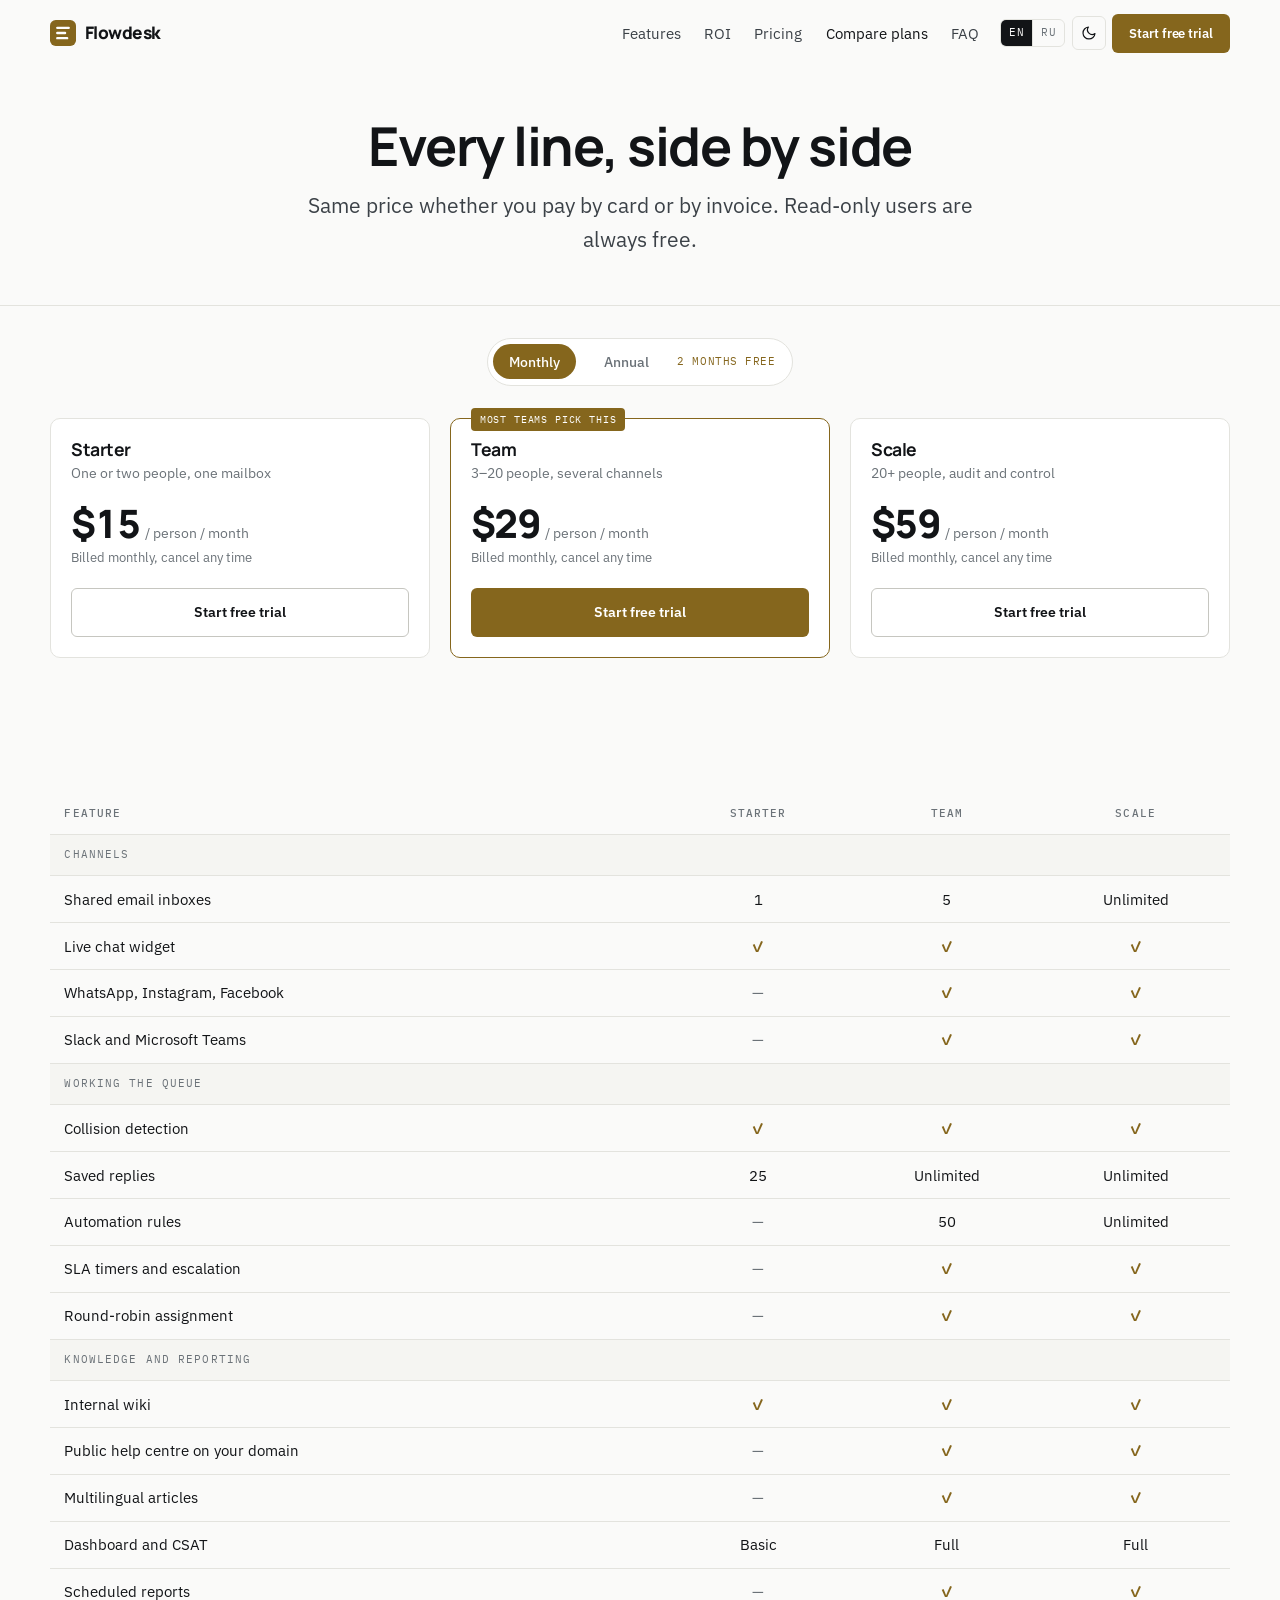
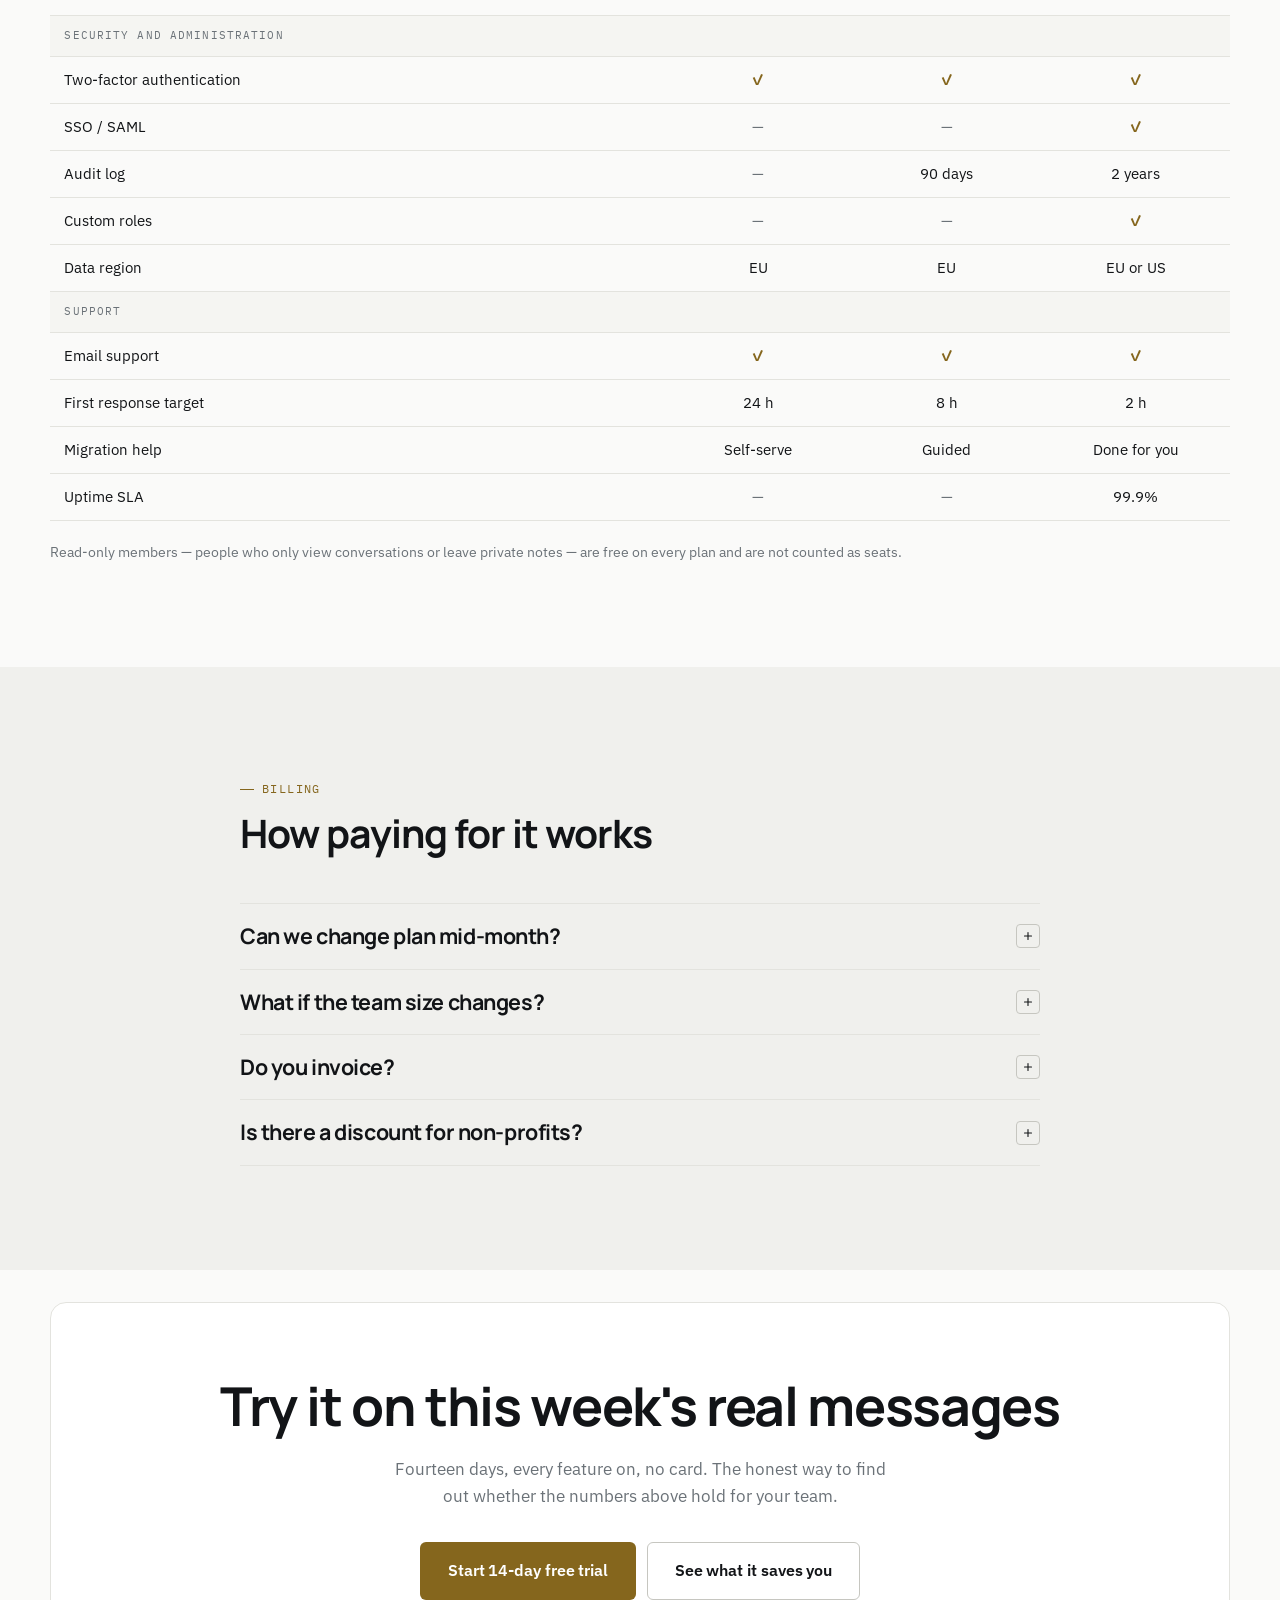
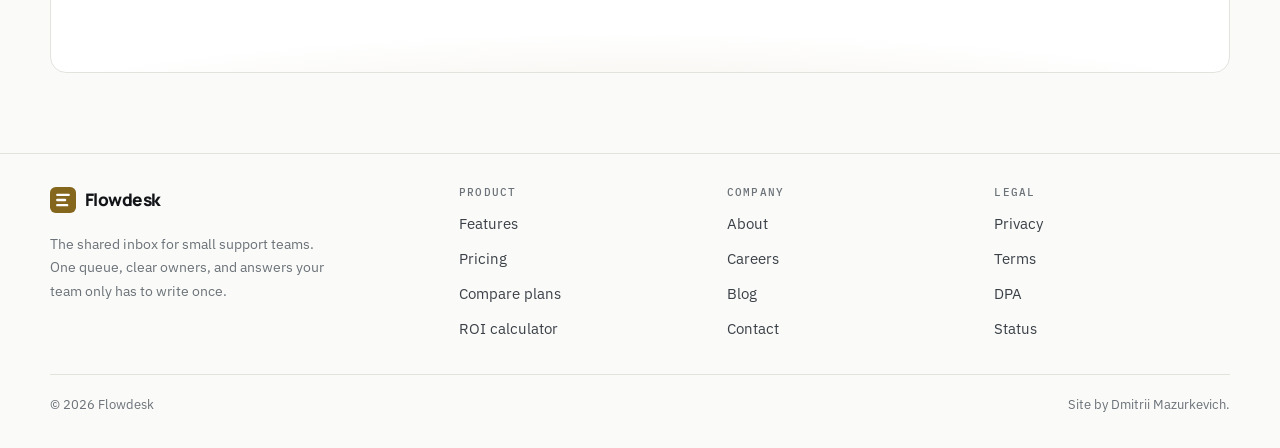
<file: pricing.html>
<!DOCTYPE html>
<html lang="en">
<head>
<meta charset="utf-8">
<meta name="viewport" content="width=device-width, initial-scale=1">
<title data-i18n="cmp.metaTitle">Compare plans — Flowdesk</title>
<meta name="description" data-i18n-attr="content:cmp.metaDesc" content="Flowdesk plans side by side: channels, automation, reporting, security and support. Per person, per month, with a 14-day trial on every plan.">
<meta name="theme-color" content="#0E1013" media="(prefers-color-scheme: dark)">
<meta name="theme-color" content="#FAFAF9" media="(prefers-color-scheme: light)">
<link rel="canonical" href="https://dmitrii-mazurkevich.github.io/saas-landing-page/pricing.html">
<link rel="alternate" hreflang="en" href="https://dmitrii-mazurkevich.github.io/saas-landing-page/pricing.html?lang=en">
<link rel="alternate" hreflang="ru" href="https://dmitrii-mazurkevich.github.io/saas-landing-page/pricing.html?lang=ru">
<link rel="icon" href="data:image/svg+xml,%3Csvg xmlns='http://www.w3.org/2000/svg' viewBox='0 0 100 100'%3E%3Crect width='100' height='100' rx='22' fill='%230E1013'/%3E%3Cpath d='M28 30h44M28 50h30M28 70h38' stroke='%23C9A461' stroke-width='9' stroke-linecap='round'/%3E%3C/svg%3E">
<link rel="preconnect" href="https://fonts.googleapis.com">
<link rel="preconnect" href="https://fonts.gstatic.com" crossorigin>
<link rel="stylesheet" href="https://fonts.googleapis.com/css2?family=Manrope:wght@600;700;800&family=IBM+Plex+Sans:wght@400;500;600&family=IBM+Plex+Mono:wght@400;500&display=swap">
<link rel="stylesheet" href="assets/css/main.css">
<script>
(function () {
  var d = document.documentElement, langs = ['en', 'ru'], lang = null;
  var p = location.search.match(/[?&]lang=([a-z]{2})/i);
  if (p && langs.indexOf(p[1].toLowerCase()) > -1) lang = p[1].toLowerCase();
  if (!lang) { try { var s = localStorage.getItem('fd-lang'); if (langs.indexOf(s) > -1) lang = s; } catch (e) {} }
  if (!lang) { lang = 'en'; }
  d.setAttribute('data-lang', lang);
  if (lang !== 'en') { d.className += ' i18n-pending'; setTimeout(function () { d.classList.remove('i18n-pending'); }, 1200); }
  try { var t = localStorage.getItem('fd-theme'); if (t) d.setAttribute('data-theme', t); } catch (e) {}
})();
</script>
</head>

<body>
<a class="skip-link" href="#main" data-i18n="nav.skip">Skip to content</a>

<header class="site-header">
  <div class="container">
    <nav class="nav" aria-label="Main">
      <a class="logo" href="index.html">
        <svg class="logo__mark" viewBox="0 0 100 100" aria-hidden="true">
          <rect width="100" height="100" rx="22" fill="var(--accent)"/>
          <path d="M28 30h44M28 50h30M28 70h38" stroke="var(--accent-ink)" stroke-width="9" stroke-linecap="round"/>
        </svg>
        <span class="logo__name">Flowdesk</span>
      </a>
      <ul class="nav__list">
        <li><a href="index.html#features" data-i18n="nav.features">Features</a></li>
        <li><a href="index.html#calculator" data-i18n="nav.roi">ROI</a></li>
        <li><a href="index.html#pricing" data-i18n="nav.pricing">Pricing</a></li>
        <li><a href="pricing.html" aria-current="page" data-i18n="nav.compare">Compare plans</a></li>
        <li><a href="index.html#faq" data-i18n="nav.faq">FAQ</a></li>
      </ul>
      <div class="nav__actions">
        <div class="lang" role="group" aria-label="Language">
          <button type="button" data-lang="en" aria-pressed="true">EN</button>
          <button type="button" data-lang="ru" aria-pressed="false">RU</button>
        </div>
        <button class="icon-btn theme-toggle" type="button" data-i18n-attr="aria-label:nav.theme" aria-label="Switch colour theme">
          <svg class="icon-sun" viewBox="0 0 24 24" fill="none" stroke="currentColor" stroke-width="1.8" stroke-linecap="round" stroke-linejoin="round" aria-hidden="true"><circle cx="12" cy="12" r="4"/><path d="M12 2v2M12 20v2M4.9 4.9l1.4 1.4M17.7 17.7l1.4 1.4M2 12h2M20 12h2M4.9 19.1l1.4-1.4M17.7 6.3l1.4-1.4"/></svg>
          <svg class="icon-moon" viewBox="0 0 24 24" fill="none" stroke="currentColor" stroke-width="1.8" stroke-linecap="round" stroke-linejoin="round" aria-hidden="true"><path d="M21 12.8A9 9 0 1 1 11.2 3a7 7 0 0 0 9.8 9.8z"/></svg>
        </button>
        <button class="icon-btn nav-toggle" type="button" aria-expanded="false" aria-controls="mobile-menu" data-i18n-attr="aria-label:nav.menu" aria-label="Open menu">
          <svg viewBox="0 0 24 24" fill="none" stroke="currentColor" stroke-width="1.8" stroke-linecap="round" aria-hidden="true"><path d="M4 7h16M4 12h16M4 17h16"/></svg>
        </button>
        <a class="btn btn--sm nav__cta" href="#plans" data-analytics="cta_nav_trial" data-i18n="nav.trial">Start free trial</a>
      </div>
    </nav>
  </div>
</header>

<div class="mobile-menu" id="mobile-menu">
  <a href="index.html#features" data-i18n="nav.features">Features</a>
  <a href="index.html#calculator" data-i18n="nav.roi">ROI</a>
  <a href="index.html#pricing" data-i18n="nav.pricing">Pricing</a>
  <a href="pricing.html" data-i18n="nav.compare">Compare plans</a>
  <a href="index.html#faq" data-i18n="nav.faq">FAQ</a>
  <a class="btn" href="#plans" data-analytics="cta_mobilemenu_trial" data-i18n="nav.trial">Start free trial</a>
</div>

<main id="main">

  <section class="page-head">
    <div class="container">
      <h1 class="page-head__title" data-i18n="cmp.title">Every line, side by side</h1>
      <p class="page-head__lede" data-i18n="cmp.lede">
        Same price whether you pay by card or by invoice. Read-only users are always free.
      </p>
    </div>
  </section>

  <section class="section--tight" id="plans">
    <div class="container">
      <div class="text-center">
        <div class="billing" role="group" data-i18n-attr="aria-label:price.billing" aria-label="Billing period">
          <button type="button" data-billing="monthly" aria-pressed="true" data-i18n="price.monthly">Monthly</button>
          <button type="button" data-billing="annual" aria-pressed="false" data-i18n="price.annual">Annual</button>
          <span class="save" data-i18n="price.save">2 months free</span>
        </div>
      </div>

      <div class="plans">
        <article class="plan reveal">
          <h3 class="plan__name" data-i18n="price.p1n">Starter</h3>
          <p class="plan__for" data-i18n="price.p1f">One or two people, one mailbox</p>
          <p class="plan__price">
            <span class="plan__amount" data-price data-monthly="15" data-annual="12">$15</span>
            <span class="plan__per" data-i18n="price.per">/ person / month</span>
          </p>
          <p class="plan__billed" data-billed-note></p>
          <a class="btn btn--ghost btn--block" href="#" data-analytics="cta_compare_starter" data-i18n="price.startTrial">Start free trial</a>
        </article>

        <article class="plan plan--featured reveal">
          <span class="plan__badge" data-i18n="price.popular">Most teams pick this</span>
          <h3 class="plan__name" data-i18n="price.p2n">Team</h3>
          <p class="plan__for" data-i18n="price.p2f">3–20 people, several channels</p>
          <p class="plan__price">
            <span class="plan__amount" data-price data-monthly="29" data-annual="24">$29</span>
            <span class="plan__per" data-i18n="price.per">/ person / month</span>
          </p>
          <p class="plan__billed" data-billed-note></p>
          <a class="btn btn--block" href="#" data-analytics="cta_compare_team" data-i18n="price.startTrial">Start free trial</a>
        </article>

        <article class="plan reveal">
          <h3 class="plan__name" data-i18n="price.p3n">Scale</h3>
          <p class="plan__for" data-i18n="price.p3f">20+ people, audit and control</p>
          <p class="plan__price">
            <span class="plan__amount" data-price data-monthly="59" data-annual="49">$59</span>
            <span class="plan__per" data-i18n="price.per">/ person / month</span>
          </p>
          <p class="plan__billed" data-billed-note></p>
          <a class="btn btn--ghost btn--block" href="#" data-analytics="cta_compare_scale" data-i18n="price.startTrial">Start free trial</a>
        </article>
      </div>
    </div>
  </section>

  <section class="section">
    <div class="container">
      <div class="table-wrap reveal">
        <table class="compare">
          <caption class="visually-hidden" data-i18n="cmp.caption">Feature comparison across Flowdesk plans</caption>
          <thead>
            <tr>
              <th scope="col" data-i18n="cmp.feature">Feature</th>
              <th scope="col" data-i18n="price.p1n">Starter</th>
              <th scope="col" data-i18n="price.p2n">Team</th>
              <th scope="col" data-i18n="price.p3n">Scale</th>
            </tr>
          </thead>
          <tbody>
            <tr class="group"><td colspan="4" data-i18n="cmp.g1">Channels</td></tr>
            <tr><td data-i18n="cmp.r1">Shared email inboxes</td><td>1</td><td>5</td><td data-i18n="cmp.unlimited">Unlimited</td></tr>
            <tr><td data-i18n="cmp.r2">Live chat widget</td><td class="yes">✓</td><td class="yes">✓</td><td class="yes">✓</td></tr>
            <tr><td data-i18n="cmp.r3">WhatsApp, Instagram, Facebook</td><td class="no">—</td><td class="yes">✓</td><td class="yes">✓</td></tr>
            <tr><td data-i18n="cmp.r4">Slack and Microsoft Teams</td><td class="no">—</td><td class="yes">✓</td><td class="yes">✓</td></tr>

            <tr class="group"><td colspan="4" data-i18n="cmp.g2">Working the queue</td></tr>
            <tr><td data-i18n="cmp.r5">Collision detection</td><td class="yes">✓</td><td class="yes">✓</td><td class="yes">✓</td></tr>
            <tr><td data-i18n="cmp.r6">Saved replies</td><td>25</td><td data-i18n="cmp.unlimited">Unlimited</td><td data-i18n="cmp.unlimited">Unlimited</td></tr>
            <tr><td data-i18n="cmp.r7">Automation rules</td><td class="no">—</td><td>50</td><td data-i18n="cmp.unlimited">Unlimited</td></tr>
            <tr><td data-i18n="cmp.r8">SLA timers and escalation</td><td class="no">—</td><td class="yes">✓</td><td class="yes">✓</td></tr>
            <tr><td data-i18n="cmp.r9">Round-robin assignment</td><td class="no">—</td><td class="yes">✓</td><td class="yes">✓</td></tr>

            <tr class="group"><td colspan="4" data-i18n="cmp.g3">Knowledge and reporting</td></tr>
            <tr><td data-i18n="cmp.r10">Internal wiki</td><td class="yes">✓</td><td class="yes">✓</td><td class="yes">✓</td></tr>
            <tr><td data-i18n="cmp.r11">Public help centre on your domain</td><td class="no">—</td><td class="yes">✓</td><td class="yes">✓</td></tr>
            <tr><td data-i18n="cmp.r12">Multilingual articles</td><td class="no">—</td><td class="yes">✓</td><td class="yes">✓</td></tr>
            <tr><td data-i18n="cmp.r13">Dashboard and CSAT</td><td data-i18n="cmp.basic">Basic</td><td data-i18n="cmp.full">Full</td><td data-i18n="cmp.full">Full</td></tr>
            <tr><td data-i18n="cmp.r14">Scheduled reports</td><td class="no">—</td><td class="yes">✓</td><td class="yes">✓</td></tr>

            <tr class="group"><td colspan="4" data-i18n="cmp.g4">Security and administration</td></tr>
            <tr><td data-i18n="cmp.r15">Two-factor authentication</td><td class="yes">✓</td><td class="yes">✓</td><td class="yes">✓</td></tr>
            <tr><td data-i18n="cmp.r16">SSO / SAML</td><td class="no">—</td><td class="no">—</td><td class="yes">✓</td></tr>
            <tr><td data-i18n="cmp.r17">Audit log</td><td class="no">—</td><td>90 <span data-i18n="cmp.days">days</span></td><td>2 <span data-i18n="cmp.years">years</span></td></tr>
            <tr><td data-i18n="cmp.r18">Custom roles</td><td class="no">—</td><td class="no">—</td><td class="yes">✓</td></tr>
            <tr><td data-i18n="cmp.r19">Data region</td><td>EU</td><td>EU</td><td data-i18n="cmp.euUs">EU or US</td></tr>

            <tr class="group"><td colspan="4" data-i18n="cmp.g5">Support</td></tr>
            <tr><td data-i18n="cmp.r20">Email support</td><td class="yes">✓</td><td class="yes">✓</td><td class="yes">✓</td></tr>
            <tr><td data-i18n="cmp.r21">First response target</td><td>24 <span data-i18n="cmp.hours">h</span></td><td>8 <span data-i18n="cmp.hours">h</span></td><td>2 <span data-i18n="cmp.hours">h</span></td></tr>
            <tr><td data-i18n="cmp.r22">Migration help</td><td data-i18n="cmp.selfServe">Self-serve</td><td data-i18n="cmp.guided">Guided</td><td data-i18n="cmp.doneForYou">Done for you</td></tr>
            <tr><td data-i18n="cmp.r23">Uptime SLA</td><td class="no">—</td><td class="no">—</td><td>99.9%</td></tr>
          </tbody>
        </table>
      </div>

      <p class="muted mt-3" style="font-size:.86rem" data-i18n="cmp.note">
        Read-only members — people who only view conversations or leave private notes — are free
        on every plan and are not counted as seats.
      </p>
    </div>
  </section>

  <!-- Billing FAQ -->
  <section class="section section--alt">
    <div class="container container--narrow">
      <div class="section-head reveal">
        <p class="eyebrow" data-i18n="cmp.faqEyebrow">Billing</p>
        <h2 class="section-title" data-i18n="cmp.faqTitle">How paying for it works</h2>
      </div>

      <div class="faq">
        <div class="faq__item">
          <h3><button class="faq__q" type="button" aria-expanded="false" aria-controls="cfaq-1">
            <span data-i18n="cmp.q1">Can we change plan mid-month?</span>
            <span class="faq__icon" aria-hidden="true"><svg viewBox="0 0 24 24" fill="none" stroke="currentColor" stroke-width="2.2" stroke-linecap="round"><path d="M12 5v14M5 12h14"/></svg></span>
          </button></h3>
          <div class="faq__a" id="cfaq-1"><div><p data-i18n="cmp.a1">
            Any time, in both directions. Upgrades are prorated to the day; downgrades take
            effect at the end of the period you've already paid for. Nobody has to email support
            to do it.
          </p></div></div>
        </div>
        <div class="faq__item">
          <h3><button class="faq__q" type="button" aria-expanded="false" aria-controls="cfaq-2">
            <span data-i18n="cmp.q2">What if the team size changes?</span>
            <span class="faq__icon" aria-hidden="true"><svg viewBox="0 0 24 24" fill="none" stroke="currentColor" stroke-width="2.2" stroke-linecap="round"><path d="M12 5v14M5 12h14"/></svg></span>
          </button></h3>
          <div class="faq__a" id="cfaq-2"><div><p data-i18n="cmp.a2">
            You're billed for the seats in use at the end of each month. Add someone for a busy
            fortnight and you pay for a fortnight, not a year. Seasonal teams don't get punished
            for it.
          </p></div></div>
        </div>
        <div class="faq__item">
          <h3><button class="faq__q" type="button" aria-expanded="false" aria-controls="cfaq-3">
            <span data-i18n="cmp.q3">Do you invoice?</span>
            <span class="faq__icon" aria-hidden="true"><svg viewBox="0 0 24 24" fill="none" stroke="currentColor" stroke-width="2.2" stroke-linecap="round"><path d="M12 5v14M5 12h14"/></svg></span>
          </button></h3>
          <div class="faq__a" id="cfaq-3"><div><p data-i18n="cmp.a3">
            On annual plans, yes — bank transfer with 30-day terms, VAT handled properly for EU
            companies. The price is the same as paying by card; there's no surcharge for wanting
            a piece of paper.
          </p></div></div>
        </div>
        <div class="faq__item">
          <h3><button class="faq__q" type="button" aria-expanded="false" aria-controls="cfaq-4">
            <span data-i18n="cmp.q4">Is there a discount for non-profits?</span>
            <span class="faq__icon" aria-hidden="true"><svg viewBox="0 0 24 24" fill="none" stroke="currentColor" stroke-width="2.2" stroke-linecap="round"><path d="M12 5v14M5 12h14"/></svg></span>
          </button></h3>
          <div class="faq__a" id="cfaq-4"><div><p data-i18n="cmp.a4">
            50% off every plan for registered non-profits and educational institutions. Send
            proof of status from your organisation's domain and it's applied within a day.
          </p></div></div>
        </div>
      </div>
    </div>
  </section>

  <section class="section--tight">
    <div class="container">
      <div class="cta reveal">
        <h2 data-i18n="cta.title">Try it on this week's real messages</h2>
        <p data-i18n="cta.lede">
          Fourteen days, every feature on, no card. The honest way to find out whether the
          numbers above hold for your team.
        </p>
        <div class="center-actions">
          <a class="btn btn--lg" href="#" data-analytics="cta_compare_footer_trial" data-i18n="hero.cta1">Start 14-day free trial</a>
          <a class="btn btn--ghost btn--lg" href="index.html#calculator" data-analytics="cta_compare_footer_roi" data-i18n="hero.cta2">See what it saves you</a>
        </div>
      </div>
    </div>
  </section>

</main>

<footer class="site-footer">
  <div class="container">
    <div class="footer__grid">
      <div>
        <a class="logo" href="index.html">
          <svg class="logo__mark" viewBox="0 0 100 100" aria-hidden="true">
            <rect width="100" height="100" rx="22" fill="var(--accent)"/>
            <path d="M28 30h44M28 50h30M28 70h38" stroke="var(--accent-ink)" stroke-width="9" stroke-linecap="round"/>
          </svg>
          <span class="logo__name">Flowdesk</span>
        </a>
        <p class="footer__about" data-i18n="foot.about">
          The shared inbox for small support teams. One queue, clear owners, and answers
          your team only has to write once.
        </p>
      </div>
      <div>
        <h4 data-i18n="foot.product">Product</h4>
        <ul>
          <li><a href="index.html#features" data-i18n="nav.features">Features</a></li>
          <li><a href="index.html#pricing" data-i18n="nav.pricing">Pricing</a></li>
          <li><a href="pricing.html" data-i18n="nav.compare">Compare plans</a></li>
          <li><a href="index.html#calculator" data-i18n="nav.roi">ROI calculator</a></li>
        </ul>
      </div>
      <div>
        <h4 data-i18n="foot.company">Company</h4>
        <ul>
          <li><a href="#" data-i18n="foot.about2">About</a></li>
          <li><a href="#" data-i18n="foot.careers">Careers</a></li>
          <li><a href="#" data-i18n="foot.blog">Blog</a></li>
          <li><a href="#" data-i18n="foot.contact">Contact</a></li>
        </ul>
      </div>
      <div>
        <h4 data-i18n="foot.legal">Legal</h4>
        <ul>
          <li><a href="#" data-i18n="foot.privacy">Privacy</a></li>
          <li><a href="#" data-i18n="foot.terms">Terms</a></li>
          <li><a href="#" data-i18n="foot.dpa">DPA</a></li>
          <li><a href="#" data-i18n="foot.status">Status</a></li>
        </ul>
      </div>
    </div>
    <div class="footer__bottom">
      <span>© <span data-year>2026</span> Flowdesk</span>
      <span data-i18n="foot.demoNote">Site by Dmitrii Mazurkevich.</span>
    </div>
  </div>
</footer>

<script src="assets/js/i18n.js" defer></script>
<script src="assets/js/main.js" defer></script>
</body>
</html>
</file>
<file: assets/css/main.css>
/* ==========================================================================
   Flowdesk — SaaS product landing
   Dark-first. No frameworks, no build step.
   Third design language in the portfolio: dense, technical, near-black ground
   with a single brass accent. Deliberately unlike the hub (neutral + blue,
   Roboto) and the clinic (cream + petrol teal, serif).
   ========================================================================== */

/* --------------------------------------------------------------------------
   1. Tokens — dark is the default here
   -------------------------------------------------------------------------- */

:root {
  color-scheme: dark;

  --bg:          #0E1013;
  --bg-alt:      #14171B;
  --surface:     #171B20;
  --surface-2:   #1E232A;
  --ink:         #F1F2F0;
  --ink-2:       #BFC5CC;
  --muted:       #848C95;
  --line:        #242A31;
  --line-strong: #39424C;
  --accent:      #C9A461;
  --accent-2:    #E0BE80;
  --accent-ink:  #14110A;
  --accent-soft: #241E12;
  --positive:    #7FA8B8;
  --danger:      #D08A84;

  --font-display: "Manrope", -apple-system, BlinkMacSystemFont, "Segoe UI", Arial, sans-serif;
  --font-sans:    "IBM Plex Sans", -apple-system, BlinkMacSystemFont, "Segoe UI", Arial, sans-serif;
  --font-mono:    "IBM Plex Mono", ui-monospace, SFMono-Regular, Menlo, Consolas, monospace;

  --step--1: clamp(0.82rem, 0.79rem + 0.13vw, 0.88rem);
  --step-0:  clamp(0.97rem, 0.94rem + 0.16vw, 1.05rem);
  --step-1:  clamp(1.14rem, 1.07rem + 0.34vw, 1.34rem);
  --step-2:  clamp(1.36rem, 1.22rem + 0.68vw, 1.76rem);
  --step-3:  clamp(1.68rem, 1.42rem + 1.28vw, 2.50rem);
  --step-4:  clamp(2.00rem, 1.55rem + 2.25vw, 3.40rem);
  --step-5:  clamp(2.35rem, 1.65rem + 3.45vw, 4.40rem);

  --sp-1: 0.375rem;
  --sp-2: 0.75rem;
  --sp-3: 1.25rem;
  --sp-4: 2rem;
  --sp-5: 3rem;
  --sp-6: 4.5rem;
  --sp-7: 6.5rem;

  --r-sm: 4px;
  --r-md: 6px;
  --r-lg: 10px;
  --r-xl: 16px;
  --r-full: 999px;

  --shadow-md: 0 1px 2px rgba(0, 0, 0, .4), 0 18px 46px rgba(0, 0, 0, .45);
  --ring: 0 0 0 1px var(--line);

  --container: 1180px;
  --nav-h: 66px;
  --ease: cubic-bezier(0.25, 0.6, 0.35, 1);
}

/* Light theme — offered, but the product's own identity is the dark one. */
:root[data-theme="light"] {
  color-scheme: light;
  --bg:          #FAFAF9;
  --bg-alt:      #F0F0ED;
  --surface:     #FFFFFF;
  --surface-2:   #F5F5F2;
  --ink:         #121417;
  --ink-2:       #3B4147;
  --muted:       #6B7278;
  --line:        #E3E3DE;
  --line-strong: #C6C6C0;
  --accent:      #85661D;
  --accent-2:    #6B5216;
  --accent-ink:  #FFFFFF;
  --accent-soft: #F5EEDD;
  --positive:    #3D6675;
  --danger:      #A4362C;
  --shadow-md: 0 1px 2px rgba(18, 20, 23, .05), 0 16px 38px rgba(18, 20, 23, .10);
}

@media (prefers-color-scheme: light) {
  :root:not([data-theme="dark"]) {
    color-scheme: light;
    --bg:          #FAFAF9;
    --bg-alt:      #F0F0ED;
    --surface:     #FFFFFF;
    --surface-2:   #F5F5F2;
    --ink:         #121417;
    --ink-2:       #3B4147;
    --muted:       #6B7278;
    --line:        #E3E3DE;
    --line-strong: #C6C6C0;
    --accent:      #85661D;
    --accent-2:    #6B5216;
    --accent-ink:  #FFFFFF;
    --accent-soft: #F5EEDD;
    --positive:    #3D6675;
    --danger:      #A4362C;
    --shadow-md: 0 1px 2px rgba(18, 20, 23, .05), 0 16px 38px rgba(18, 20, 23, .10);
  }
}

/* --------------------------------------------------------------------------
   2. Base
   -------------------------------------------------------------------------- */

*, *::before, *::after { box-sizing: border-box; }

html {
  -webkit-text-size-adjust: 100%;
  scroll-behavior: smooth;
  scroll-padding-top: calc(var(--nav-h) + 1.5rem);
}

@media (prefers-reduced-motion: reduce) {
  html { scroll-behavior: auto; }
  *, *::before, *::after {
    animation-duration: .01ms !important;
    animation-iteration-count: 1 !important;
    transition-duration: .01ms !important;
  }
}

body {
  margin: 0;
  background: var(--bg);
  color: var(--ink);
  font-family: var(--font-sans);
  font-size: var(--step-0);
  line-height: 1.6;
  -webkit-font-smoothing: antialiased;
  overflow-x: hidden;
}

img, svg, video { max-width: 100%; height: auto; display: block; }

h1, h2, h3, h4 {
  margin: 0;
  font-family: var(--font-display);
  font-weight: 700;
  line-height: 1.14;
  letter-spacing: -0.025em;
}

p { margin: 0 0 1em; }
p:last-child { margin-bottom: 0; }
a { color: inherit; text-underline-offset: 3px; }
ul, ol { margin: 0; padding: 0; }

:focus-visible { outline: 2px solid var(--accent); outline-offset: 2px; border-radius: 2px; }
::selection { background: var(--accent); color: var(--accent-ink); }

.skip-link {
  position: absolute; left: 1rem; top: -100px; z-index: 999;
  background: var(--accent); color: var(--accent-ink);
  padding: .7rem 1.1rem; border-radius: var(--r-md);
  font-size: var(--step--1); font-weight: 600;
  transition: top .2s var(--ease);
}
.skip-link:focus { top: 1rem; }

.visually-hidden {
  position: absolute !important; width: 1px; height: 1px;
  padding: 0; margin: -1px; overflow: hidden;
  clip: rect(0 0 0 0); clip-path: inset(50%); white-space: nowrap;
}

/* --------------------------------------------------------------------------
   3. Layout
   -------------------------------------------------------------------------- */

.container { width: min(100% - 2.25rem, var(--container)); margin-inline: auto; }
.container--narrow { width: min(100% - 2.25rem, 800px); }

.section { padding-block: var(--sp-5); }
@media (min-width: 760px) { .section { padding-block: var(--sp-6); } }
@media (min-width: 1100px) { .section { padding-block: var(--sp-7); } }
.section--tight { padding-block: var(--sp-4); }
.section--alt { background: var(--bg-alt); }
.section--line { border-top: 1px solid var(--line); }

.section-head { max-width: 60ch; margin-bottom: var(--sp-4); }
.section-head--center { margin-inline: auto; text-align: center; }
@media (min-width: 760px) { .section-head { margin-bottom: var(--sp-5); } }

.eyebrow {
  display: inline-flex; align-items: center; gap: .5rem;
  font-family: var(--font-mono); font-size: .72rem;
  letter-spacing: .12em; text-transform: uppercase;
  color: var(--accent); margin-bottom: var(--sp-2);
}
.eyebrow::before { content: ""; width: 14px; height: 1px; background: currentColor; }
.section-head--center .eyebrow::before { display: none; }

.section-title { font-size: var(--step-3); text-wrap: balance; }
.section-title em, .hero__title em { font-style: normal; color: var(--accent); }
.section-lede { color: var(--muted); margin-top: var(--sp-2); font-size: var(--step-0); }

/* --------------------------------------------------------------------------
   4. Buttons
   -------------------------------------------------------------------------- */

.btn {
  --btn-bg: var(--accent);
  --btn-fg: var(--accent-ink);
  display: inline-flex; align-items: center; justify-content: center; gap: .5rem;
  padding: .75rem 1.35rem;
  background: var(--btn-bg); color: var(--btn-fg);
  border: 1px solid transparent; border-radius: var(--r-md);
  font: inherit; font-size: var(--step--1); font-weight: 600;
  letter-spacing: -0.005em;
  text-decoration: none; cursor: pointer; text-align: center;
  transition: transform .15s var(--ease), background-color .15s var(--ease),
              border-color .15s var(--ease), color .15s var(--ease), opacity .15s var(--ease);
}
.btn:hover { transform: translateY(-1px); background: var(--accent-2); }
.btn:active { transform: none; }
.btn[disabled] { opacity: .5; cursor: not-allowed; transform: none; }

.btn--ghost { --btn-bg: transparent; --btn-fg: var(--ink); border-color: var(--line-strong); }
.btn--ghost:hover { background: var(--surface-2); border-color: var(--ink); }
.btn--solid { --btn-bg: var(--ink); --btn-fg: var(--bg); }
.btn--solid:hover { background: var(--ink); opacity: .88; }
.btn--sm { padding: .5rem 1rem; font-size: .82rem; }
.btn--lg { padding: .95rem 1.7rem; font-size: 1rem; }
.btn--block { width: 100%; }
.btn svg { width: 15px; height: 15px; flex: none; }

/* --------------------------------------------------------------------------
   5. Header
   -------------------------------------------------------------------------- */

.site-header {
  position: sticky; top: 0; z-index: 100;
  background: color-mix(in srgb, var(--bg) 88%, transparent);
  backdrop-filter: saturate(160%) blur(12px);
  -webkit-backdrop-filter: saturate(160%) blur(12px);
  border-bottom: 1px solid transparent;
  transition: border-color .2s var(--ease);
}
.site-header.is-stuck { border-bottom-color: var(--line); }

.nav { height: var(--nav-h); display: flex; align-items: center; gap: var(--sp-3); }

.logo { display: inline-flex; align-items: center; gap: .55rem; text-decoration: none; margin-right: auto; }
.logo__mark { width: 26px; height: 26px; flex: none; }
.logo__name { font-family: var(--font-display); font-weight: 800; font-size: 1.08rem; letter-spacing: -0.03em; }

.nav__list { display: none; list-style: none; gap: var(--sp-3); align-items: center; }
.nav__list a {
  text-decoration: none; font-size: .92rem; color: var(--ink-2);
  padding: .3rem .1rem; transition: color .15s var(--ease);
}
.nav__list a:hover, .nav__list a[aria-current="page"] { color: var(--ink); }

.nav__actions { display: flex; align-items: center; gap: .4rem; }
.nav__cta { display: none; }
@media (min-width: 940px) {
  .nav__list { display: flex; }
  .nav__cta { display: inline-flex; }
  .nav__actions .nav-toggle { display: none; }
}

.icon-btn {
  width: 34px; height: 34px; display: grid; place-items: center;
  background: transparent; border: 1px solid var(--line);
  border-radius: var(--r-md); color: var(--ink); cursor: pointer;
  transition: border-color .15s var(--ease), background-color .15s var(--ease);
}
.icon-btn:hover { border-color: var(--line-strong); background: var(--surface-2); }
.icon-btn svg { width: 16px; height: 16px; }

.theme-toggle .icon-sun { display: block; }
.theme-toggle .icon-moon { display: none; }
:root[data-theme="light"] .theme-toggle .icon-sun { display: none; }
:root[data-theme="light"] .theme-toggle .icon-moon { display: block; }
@media (prefers-color-scheme: light) {
  :root:not([data-theme="dark"]) .theme-toggle .icon-sun { display: none; }
  :root:not([data-theme="dark"]) .theme-toggle .icon-moon { display: block; }
}

.lang { display: flex; border: 1px solid var(--line); border-radius: var(--r-md); overflow: hidden; }
.lang button {
  appearance: none; border: 0; background: transparent;
  font: inherit; font-family: var(--font-mono); font-size: .7rem; letter-spacing: .04em;
  color: var(--muted); cursor: pointer; padding: .3rem .5rem; line-height: 1.4;
  transition: background-color .15s var(--ease), color .15s var(--ease);
}
.lang button + button { border-left: 1px solid var(--line); }
.lang button:hover { color: var(--ink); }
.lang button[aria-pressed="true"] { background: var(--ink); color: var(--bg); }

.mobile-menu {
  position: fixed; inset: var(--nav-h) 0 0; z-index: 99;
  background: var(--bg); padding: var(--sp-3) 1.125rem var(--sp-5);
  display: flex; flex-direction: column;
  opacity: 0; transform: translateY(-6px); pointer-events: none;
  transition: opacity .2s var(--ease), transform .2s var(--ease);
  overflow-y: auto;
}
.mobile-menu.is-open { opacity: 1; transform: none; pointer-events: auto; }
.mobile-menu a:not(.btn) {
  font-family: var(--font-display); font-weight: 700; font-size: var(--step-1);
  text-decoration: none; padding: .8rem 0; border-bottom: 1px solid var(--line);
}
.mobile-menu .btn { margin-top: var(--sp-3); }
@media (min-width: 940px) { .mobile-menu { display: none; } }

/* --------------------------------------------------------------------------
   6. Hero
   -------------------------------------------------------------------------- */

.hero { padding-block: var(--sp-5) var(--sp-4); position: relative; overflow: hidden; }
@media (min-width: 900px) { .hero { padding-block: var(--sp-6) var(--sp-5); } }

.hero::before {
  content: ""; position: absolute; inset: -30% 20% auto -10%; height: 520px;
  background: radial-gradient(ellipse at center, color-mix(in srgb, var(--accent) 12%, transparent), transparent 65%);
  pointer-events: none;
}
.hero > * { position: relative; }

.hero__grid { display: grid; gap: var(--sp-4); align-items: center; }
@media (min-width: 1020px) { .hero__grid { grid-template-columns: minmax(0, 1fr) minmax(0, 1.05fr); gap: var(--sp-5); } }

.pill {
  display: inline-flex; align-items: center; gap: .5rem;
  border: 1px solid var(--line); background: var(--surface);
  border-radius: var(--r-full); padding: .3rem .8rem .3rem .35rem;
  font-size: .78rem; color: var(--ink-2); margin-bottom: var(--sp-3);
}
.pill b {
  background: var(--accent); color: var(--accent-ink);
  border-radius: var(--r-full); padding: .1rem .5rem;
  font-family: var(--font-mono); font-size: .68rem; font-weight: 500;
  letter-spacing: .04em; text-transform: uppercase;
}

.hero__title {
  font-size: var(--step-5); line-height: 1.05; letter-spacing: -0.035em;
  margin-bottom: var(--sp-3); text-wrap: balance; max-width: 15ch;
}
.hero__lede { font-size: var(--step-1); color: var(--ink-2); max-width: 46ch; margin-bottom: var(--sp-4); }
.hero__actions { display: flex; flex-wrap: wrap; gap: .65rem; margin-bottom: var(--sp-3); }
.hero__note { font-size: .84rem; color: var(--muted); display: flex; flex-wrap: wrap; gap: .35rem 1rem; }
.hero__note span { display: inline-flex; align-items: center; gap: .4rem; }
.hero__note svg { width: 14px; height: 14px; color: var(--accent); }

/* Product mock */
.mock {
  background: var(--surface); border: 1px solid var(--line);
  border-radius: var(--r-xl); box-shadow: var(--shadow-md); overflow: hidden;
}
.mock__bar {
  display: flex; align-items: center; gap: .4rem;
  padding: .6rem .8rem; border-bottom: 1px solid var(--line); background: var(--surface-2);
}
.mock__dot { width: 8px; height: 8px; border-radius: 50%; background: var(--line-strong); }
.mock__tab {
  margin-left: .6rem; font-family: var(--font-mono); font-size: .68rem; color: var(--muted);
  border: 1px solid var(--line); border-radius: var(--r-sm); padding: .15rem .5rem;
}
.mock__body { padding: 0; }
.mock svg { width: 100%; height: auto; display: block; }

/* --------------------------------------------------------------------------
   7. Logo strip
   -------------------------------------------------------------------------- */

.logos {
  border-block: 1px solid var(--line);
  padding-block: var(--sp-3);
}
.logos__label {
  font-family: var(--font-mono); font-size: .7rem; letter-spacing: .12em;
  text-transform: uppercase; color: var(--muted); text-align: center; margin-bottom: var(--sp-3);
}
.logos__row {
  display: flex; flex-wrap: wrap; gap: var(--sp-3) var(--sp-5);
  align-items: center; justify-content: center;
}
.logos__row span {
  font-family: var(--font-display); font-weight: 800; font-size: 1.05rem;
  letter-spacing: -0.03em; color: var(--muted); opacity: .75;
}

/* --------------------------------------------------------------------------
   8. Stat band
   -------------------------------------------------------------------------- */

.stats { display: grid; gap: var(--sp-3); }
@media (min-width: 700px) { .stats { grid-template-columns: repeat(3, 1fr); gap: var(--sp-4); } }
.stat { border-left: 2px solid var(--accent); padding-left: var(--sp-3); }
.stat__value {
  font-family: var(--font-display); font-weight: 800;
  font-size: var(--step-4); line-height: 1; letter-spacing: -0.04em;
}
.stat__label { color: var(--muted); font-size: .92rem; margin-top: .4rem; }

/* --------------------------------------------------------------------------
   9. Feature tabs
   -------------------------------------------------------------------------- */

.tabs { display: grid; gap: var(--sp-3); }
@media (min-width: 940px) { .tabs { grid-template-columns: minmax(0, 320px) minmax(0, 1fr); gap: var(--sp-5); align-items: start; } }

.tablist { display: flex; gap: .5rem; overflow-x: auto; padding-bottom: .4rem; min-width: 0; }
@media (min-width: 940px) { .tablist { flex-direction: column; overflow: visible; padding-bottom: 0; } }

.tab {
  flex: none; text-align: left;
  background: transparent; border: 1px solid var(--line);
  border-radius: var(--r-md); padding: .8rem 1rem;
  font: inherit; color: var(--ink-2); cursor: pointer;
  transition: border-color .15s var(--ease), background-color .15s var(--ease), color .15s var(--ease);
}
@media (min-width: 940px) { .tab { flex: 1 1 auto; width: 100%; } }
.tab:hover { border-color: var(--line-strong); color: var(--ink); }
.tab[aria-selected="true"] {
  border-color: var(--accent); background: var(--accent-soft); color: var(--ink);
}
.tab__title { display: block; font-family: var(--font-display); font-weight: 700; font-size: 1rem; letter-spacing: -0.02em; }
.tab__sub { display: none; font-size: .86rem; color: var(--muted); margin-top: .2rem; }
@media (min-width: 940px) { .tab__sub { display: block; } }

.tabpanel { display: none; }
.tabpanel.is-active { display: block; }
.tabpanel__grid { display: grid; gap: var(--sp-3); }
.tabpanel h3 { font-size: var(--step-2); margin-bottom: var(--sp-2); }
.tabpanel p { color: var(--ink-2); }
.tabpanel__list { list-style: none; display: grid; gap: .55rem; margin-top: var(--sp-3); }
.tabpanel__list li { display: flex; gap: .6rem; align-items: flex-start; font-size: .93rem; color: var(--ink-2); }
.tabpanel__list svg { width: 16px; height: 16px; color: var(--accent); flex: none; margin-top: 4px; }

/* --------------------------------------------------------------------------
   10. Feature grid
   -------------------------------------------------------------------------- */

.grid { display: grid; gap: var(--sp-3); }
@media (min-width: 640px) { .grid--2, .grid--3 { grid-template-columns: repeat(2, 1fr); } }
@media (min-width: 1000px) { .grid--3 { grid-template-columns: repeat(3, 1fr); } }

.feature {
  background: var(--surface); border: 1px solid var(--line);
  border-radius: var(--r-lg); padding: var(--sp-3);
  transition: border-color .18s var(--ease), transform .18s var(--ease);
}
.feature:hover { border-color: var(--line-strong); transform: translateY(-2px); }
.feature__icon {
  width: 36px; height: 36px; border-radius: var(--r-md);
  background: var(--accent-soft); color: var(--accent);
  display: grid; place-items: center; margin-bottom: var(--sp-2);
}
.feature__icon svg { width: 18px; height: 18px; }
.feature h3 { font-size: 1.05rem; margin-bottom: .35rem; }
.feature p { color: var(--muted); font-size: .91rem; }

/* --------------------------------------------------------------------------
   11. ROI calculator
   -------------------------------------------------------------------------- */

.calc {
  border: 1px solid var(--line); border-radius: var(--r-xl);
  background: var(--surface); overflow: hidden;
}
.calc__grid { display: grid; }
@media (min-width: 900px) { .calc__grid { grid-template-columns: minmax(0, 1fr) minmax(0, 0.85fr); } }

.calc__inputs { padding: var(--sp-4) var(--sp-3); }
@media (min-width: 900px) { .calc__inputs { padding: var(--sp-5) var(--sp-4); } }

.calc__field { margin-bottom: var(--sp-4); }
.calc__field:last-child { margin-bottom: 0; }
.calc__label {
  display: flex; align-items: baseline; justify-content: space-between; gap: var(--sp-2);
  font-size: .92rem; font-weight: 500; margin-bottom: .5rem;
}
.calc__value {
  font-family: var(--font-mono); font-size: .95rem; color: var(--accent);
  font-variant-numeric: tabular-nums;
}
.calc__hint { font-size: .82rem; color: var(--muted); margin-top: .45rem; }

input[type="range"] {
  -webkit-appearance: none; appearance: none;
  width: 100%; height: 4px; border-radius: var(--r-full);
  background: var(--line-strong); outline: none; margin: 0;
}
input[type="range"]::-webkit-slider-thumb {
  -webkit-appearance: none; appearance: none;
  width: 20px; height: 20px; border-radius: 50%;
  background: var(--accent); border: 3px solid var(--bg);
  cursor: pointer; box-shadow: 0 0 0 1px var(--accent);
}
input[type="range"]::-moz-range-thumb {
  width: 16px; height: 16px; border-radius: 50%;
  background: var(--accent); border: 3px solid var(--bg);
  cursor: pointer; box-shadow: 0 0 0 1px var(--accent);
}
input[type="range"]:focus-visible { outline: 2px solid var(--accent); outline-offset: 6px; }

.calc__out {
  background: var(--bg-alt); border-top: 1px solid var(--line);
  padding: var(--sp-4) var(--sp-3);
  display: flex; flex-direction: column; justify-content: center; gap: var(--sp-3);
}
@media (min-width: 900px) { .calc__out { border-top: 0; border-left: 1px solid var(--line); padding: var(--sp-5) var(--sp-4); } }
.calc__big {
  font-family: var(--font-display); font-weight: 800;
  font-size: var(--step-4); line-height: 1; letter-spacing: -0.04em; color: var(--accent);
  font-variant-numeric: tabular-nums;
}
.calc__rows { list-style: none; display: grid; gap: .6rem; }
.calc__rows li {
  display: flex; justify-content: space-between; gap: var(--sp-2);
  font-size: .92rem; padding-bottom: .6rem; border-bottom: 1px dashed var(--line);
}
.calc__rows li:last-child { border-bottom: 0; padding-bottom: 0; }
.calc__rows span { color: var(--muted); }
.calc__rows b { font-variant-numeric: tabular-nums; font-weight: 600; }
.calc__disclaimer { font-size: .8rem; color: var(--muted); }

/* --------------------------------------------------------------------------
   12. Pricing
   -------------------------------------------------------------------------- */

.billing {
  display: inline-flex; align-items: center; gap: .75rem;
  border: 1px solid var(--line); background: var(--surface);
  border-radius: var(--r-full); padding: .35rem;
  margin-inline: auto;
}
.billing button {
  appearance: none; border: 0; background: transparent;
  font: inherit; font-size: .87rem; font-weight: 500; color: var(--muted);
  padding: .4rem 1rem; border-radius: var(--r-full); cursor: pointer;
  transition: background-color .15s var(--ease), color .15s var(--ease);
}
.billing button[aria-pressed="true"] { background: var(--accent); color: var(--accent-ink); }
.billing .save {
  font-family: var(--font-mono); font-size: .68rem; letter-spacing: .05em;
  text-transform: uppercase; color: var(--accent); padding-right: .7rem;
}

.plans { display: grid; gap: var(--sp-3); margin-top: var(--sp-4); }
@media (min-width: 760px) { .plans { grid-template-columns: repeat(3, 1fr); } }

.plan {
  display: flex; flex-direction: column;
  background: var(--surface); border: 1px solid var(--line);
  border-radius: var(--r-lg); padding: var(--sp-3);
  position: relative;
}
.plan--featured { border-color: var(--accent); }
.plan__badge {
  position: absolute; top: -11px; left: var(--sp-3);
  background: var(--accent); color: var(--accent-ink);
  font-family: var(--font-mono); font-size: .65rem; letter-spacing: .08em;
  text-transform: uppercase; padding: .2rem .55rem; border-radius: var(--r-sm);
}
.plan__name { font-size: 1.1rem; margin-bottom: .2rem; }
.plan__for { color: var(--muted); font-size: .87rem; margin-bottom: var(--sp-3); }
.plan__price { display: flex; align-items: baseline; gap: .35rem; margin-bottom: .2rem; }
.plan__amount {
  font-family: var(--font-display); font-weight: 800;
  font-size: var(--step-3); line-height: 1; letter-spacing: -0.04em;
  font-variant-numeric: tabular-nums;
}
.plan__per { color: var(--muted); font-size: .87rem; }
.plan__billed { color: var(--muted); font-size: .8rem; min-height: 1.2em; margin-bottom: var(--sp-3); }
.plan__list { list-style: none; display: grid; gap: .55rem; margin-bottom: var(--sp-3); }
.plan__list li { display: flex; gap: .55rem; align-items: flex-start; font-size: .9rem; color: var(--ink-2); }
.plan__list svg { width: 15px; height: 15px; color: var(--accent); flex: none; margin-top: 4px; }
.plan .btn { margin-top: auto; }

/* --------------------------------------------------------------------------
   13. Comparison table (pricing page)
   -------------------------------------------------------------------------- */

.table-wrap { overflow-x: auto; }
table.compare { width: 100%; border-collapse: collapse; font-size: .92rem; min-width: 620px; }
table.compare th, table.compare td { padding: .7rem .9rem; border-bottom: 1px solid var(--line); text-align: left; }
table.compare thead th {
  font-family: var(--font-mono); font-size: .7rem; letter-spacing: .1em;
  text-transform: uppercase; color: var(--muted); font-weight: 500;
}
table.compare td:not(:first-child), table.compare th:not(:first-child) { text-align: center; width: 16%; }
table.compare tbody tr:hover { background: var(--surface-2); }
table.compare .yes { color: var(--accent); font-weight: 600; }
table.compare .no { color: var(--muted); }
table.compare .group td {
  font-family: var(--font-mono); font-size: .7rem; letter-spacing: .1em;
  text-transform: uppercase; color: var(--muted);
  background: var(--surface-2); border-bottom-color: var(--line);
}

/* --------------------------------------------------------------------------
   14. Testimonials
   -------------------------------------------------------------------------- */

.quotes { display: grid; gap: var(--sp-3); }
@media (min-width: 860px) { .quotes { grid-template-columns: repeat(3, 1fr); } }
.quote {
  background: var(--surface); border: 1px solid var(--line);
  border-radius: var(--r-lg); padding: var(--sp-3);
  display: flex; flex-direction: column; gap: var(--sp-2);
}
.quote__metric {
  font-family: var(--font-display); font-weight: 800; font-size: 1.5rem;
  letter-spacing: -0.03em; color: var(--accent);
}
.quote__text { color: var(--ink-2); font-size: .94rem; }
.quote__who { margin-top: auto; padding-top: var(--sp-2); border-top: 1px solid var(--line); font-size: .86rem; }
.quote__who b { display: block; }
.quote__who span { color: var(--muted); }

/* --------------------------------------------------------------------------
   15. FAQ
   -------------------------------------------------------------------------- */

.faq { display: grid; }
.faq__item { border-top: 1px solid var(--line); }
.faq__item:last-child { border-bottom: 1px solid var(--line); }
.faq__q {
  width: 100%; display: flex; align-items: center; justify-content: space-between; gap: var(--sp-3);
  padding: var(--sp-3) 0; background: none; border: 0;
  font: inherit; font-family: var(--font-display); font-size: var(--step-1); font-weight: 700;
  letter-spacing: -0.02em; color: var(--ink); text-align: left; cursor: pointer;
}
.faq__icon {
  flex: none; width: 24px; height: 24px; border-radius: var(--r-sm);
  border: 1px solid var(--line-strong); display: grid; place-items: center;
  transition: transform .22s var(--ease), background-color .22s var(--ease), color .22s var(--ease), border-color .22s var(--ease);
}
.faq__icon svg { width: 12px; height: 12px; }
.faq__q[aria-expanded="true"] .faq__icon {
  transform: rotate(45deg); background: var(--accent); color: var(--accent-ink); border-color: var(--accent);
}
.faq__a { display: grid; grid-template-rows: 0fr; transition: grid-template-rows .28s var(--ease); }
.faq__a > div { overflow: hidden; }
.faq__a.is-open { grid-template-rows: 1fr; }
.faq__a p { color: var(--muted); padding-bottom: var(--sp-3); max-width: 72ch; }

/* --------------------------------------------------------------------------
   16. CTA + footer
   -------------------------------------------------------------------------- */

.cta {
  border: 1px solid var(--line); border-radius: var(--r-xl);
  background: var(--surface); padding: var(--sp-4) var(--sp-3);
  text-align: center; position: relative; overflow: hidden;
}
@media (min-width: 800px) { .cta { padding: var(--sp-6) var(--sp-5); } }
.cta::after {
  content: ""; position: absolute; inset: auto -20% -70% -20%; height: 300px;
  background: radial-gradient(ellipse at center, color-mix(in srgb, var(--accent) 16%, transparent), transparent 70%);
  pointer-events: none;
}
.cta > * { position: relative; }
.cta h2 { font-size: var(--step-4); margin-bottom: var(--sp-3); text-wrap: balance; }
.cta p { color: var(--muted); max-width: 52ch; margin-inline: auto; margin-bottom: var(--sp-4); }
.center-actions { display: flex; flex-wrap: wrap; gap: .65rem; justify-content: center; }

.site-footer { border-top: 1px solid var(--line); padding-block: var(--sp-4); margin-top: var(--sp-5); }
.footer__grid { display: grid; gap: var(--sp-4); }
@media (min-width: 620px) { .footer__grid { grid-template-columns: repeat(2, minmax(0, 1fr)); } }
@media (min-width: 980px) { .footer__grid { grid-template-columns: minmax(0, 1.6fr) repeat(3, minmax(0, 1fr)); gap: var(--sp-4); } }
.footer__about { color: var(--muted); font-size: .9rem; max-width: 36ch; margin-top: var(--sp-2); }
.site-footer h4 {
  font-family: var(--font-mono); font-size: .7rem; letter-spacing: .11em;
  text-transform: uppercase; color: var(--muted); margin-bottom: var(--sp-2); font-weight: 500;
}
.site-footer ul { list-style: none; display: grid; gap: .5rem; }
.site-footer li, .site-footer a { overflow-wrap: anywhere; }
.site-footer ul a { font-size: .91rem; text-decoration: none; color: var(--ink-2); }
.site-footer ul a:hover { color: var(--accent); }
.footer__bottom {
  margin-top: var(--sp-4); padding-top: var(--sp-3); border-top: 1px solid var(--line);
  display: flex; flex-wrap: wrap; gap: var(--sp-2) var(--sp-3);
  justify-content: space-between; align-items: center;
  font-size: .81rem; color: var(--muted);
}

.demo-note {
  background: var(--accent-soft); color: var(--ink);
  border-bottom: 1px solid var(--line);
  font-size: .79rem; text-align: center; padding: .5rem 1rem;
}
.demo-note a { color: var(--accent); font-weight: 600; }

/* --------------------------------------------------------------------------
   17. Page head (pricing page)
   -------------------------------------------------------------------------- */

.page-head { padding-block: var(--sp-4); border-bottom: 1px solid var(--line); text-align: center; }
@media (min-width: 900px) { .page-head { padding-block: var(--sp-5); } }
.page-head__title { font-size: var(--step-4); margin-bottom: var(--sp-2); text-wrap: balance; }
.page-head__lede { color: var(--ink-2); font-size: var(--step-1); max-width: 54ch; margin-inline: auto; }

/* --------------------------------------------------------------------------
   18. Utilities
   -------------------------------------------------------------------------- */

.reveal { opacity: 0; transform: translateY(14px); }
.reveal.is-in { opacity: 1; transform: none; transition: opacity .5s var(--ease), transform .5s var(--ease); }
@media (prefers-reduced-motion: reduce) { .reveal { opacity: 1; transform: none; } }

.mt-2 { margin-top: var(--sp-2); }
.mt-3 { margin-top: var(--sp-3); }
.mt-4 { margin-top: var(--sp-4); }
.muted { color: var(--muted); }
.text-center { text-align: center; }

html.i18n-pending body { visibility: hidden; }
</file>
